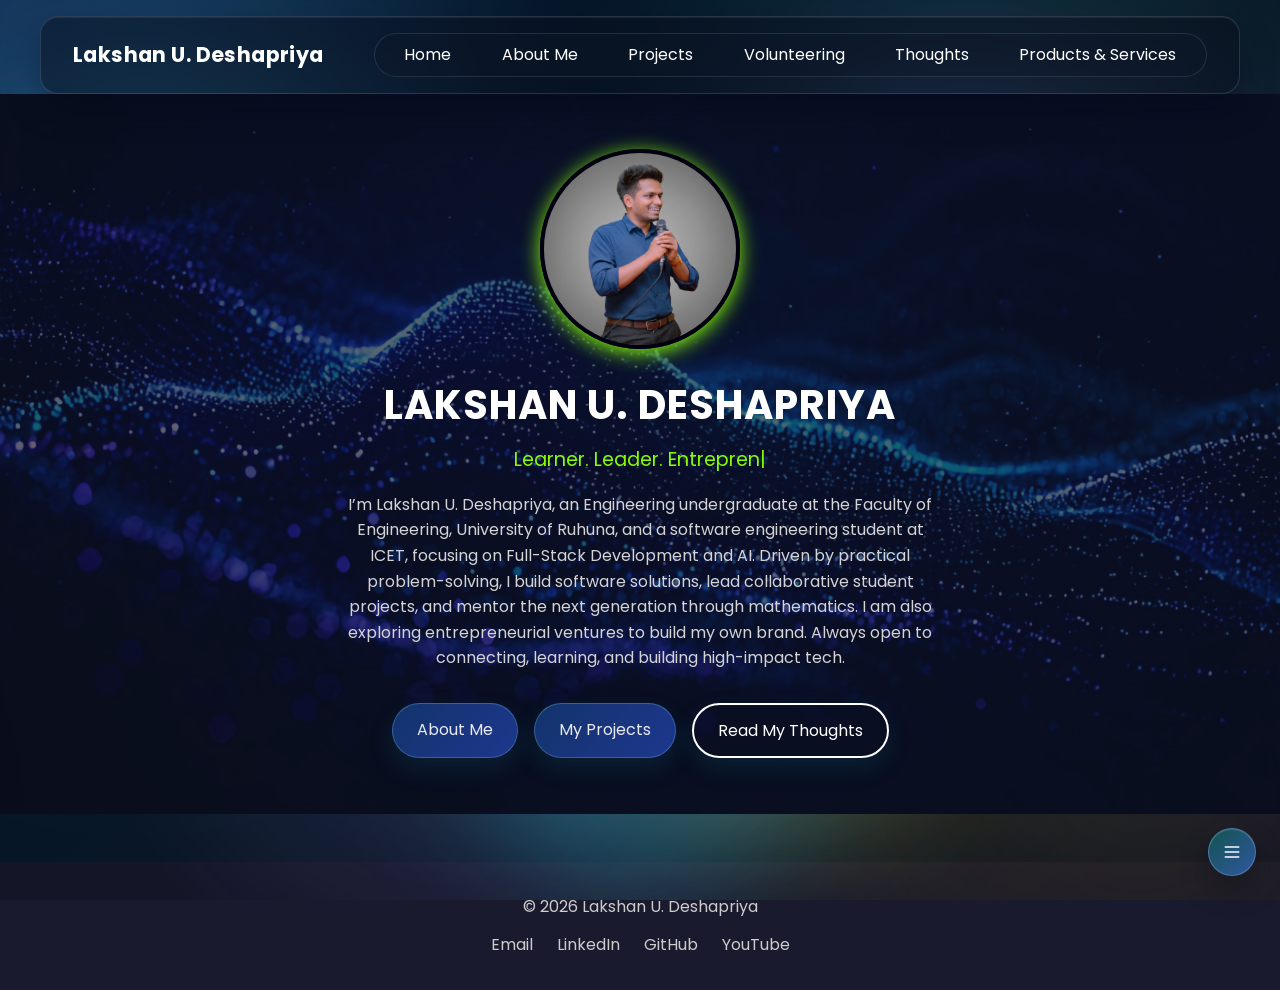
<file: index.html>
<!DOCTYPE html>
<html lang="en">
<head>
  <meta charset="UTF-8">
  <meta name="viewport" content="width=device-width, initial-scale=1.0">
  <title>Lakshan U. Deshapriya | Full Stack Developer & Engineering Student</title>
  <meta name="description" content="Lakshan U. Deshapriya — Engineering student, Full Stack Developer & AI enthusiast. Portfolio featuring projects, poetry, and tutoring.">
  <link rel="preconnect" href="https://fonts.googleapis.com">
  <link rel="preconnect" href="https://fonts.gstatic.com" crossorigin>
  <link href="https://fonts.googleapis.com/css2?family=Poppins:wght@400;600;700&family=Merriweather:ital@0;1&display=swap" rel="stylesheet">
  <link rel="stylesheet" href="css/style.css">
  <link rel="icon" type="image/x-icon" href="images/me.jpg">
</head>
<body>
  <div class="ambient-bg" aria-hidden="true">
    <span class="ambient-orb orb-1"></span>
    <span class="ambient-orb orb-2"></span>
    <span class="ambient-orb orb-3"></span>
    <span class="ambient-orb orb-4"></span>
  </div>

  <script src="js/navbar.js"></script>
  <script src="js/mobile-menu.js"></script>

  <main class="hero">
  <img src="images/profile.jpg" alt="Lakshan Deshapriya" class="hero-photo">
  <h1>LAKSHAN U. DESHAPRIYA</h1>
  <p class="tagline" id="typedTagline"></p>
  <p class="hero-intro">I’m Lakshan U. Deshapriya, an Engineering undergraduate at the Faculty of Engineering, University of Ruhuna, and a software engineering student at ICET, focusing on Full-Stack Development and AI. 
Driven by practical problem-solving, I build software solutions, lead collaborative student projects, and mentor the next generation through mathematics. I am also exploring entrepreneurial ventures to build my own brand. Always open to connecting, learning, and building high-impact tech.</p>
  <div class="hero-buttons">
    <a href="about.html" class="btn">About Me</a>
    <a href="projects.html" class="btn">My Projects</a>
    <a href="thoughts.html" class="btn btn-outline">Read My Thoughts</a>
  </div>
  </main>
  
  <script src="js/ambient-mesh.js"></script>
  <script src="js/typewriter.js"></script>
  <script src="js/theme.js"></script>
</body>
<!-- ============================
     SITE FOOTER (same on every page)
     ============================ -->
<footer class="site-footer">
  <p>&copy; 2026 Lakshan U. Deshapriya </p>
  <div class="footer-links">
    <a href="mailto:deslakshan2151@gmail.com">Email</a>
    <a href="https://www.linkedin.com/in/lakshan-deshapriya-222735347" target="_blank">LinkedIn</a>
    <a href="https://github.com/udayanga2151" target="_blank">GitHub</a>
    <a href="https://www.youtube.com/@lakshandeshapriya" target="_blank">YouTube</a>
  </div>
</footer>
</html>
</file>
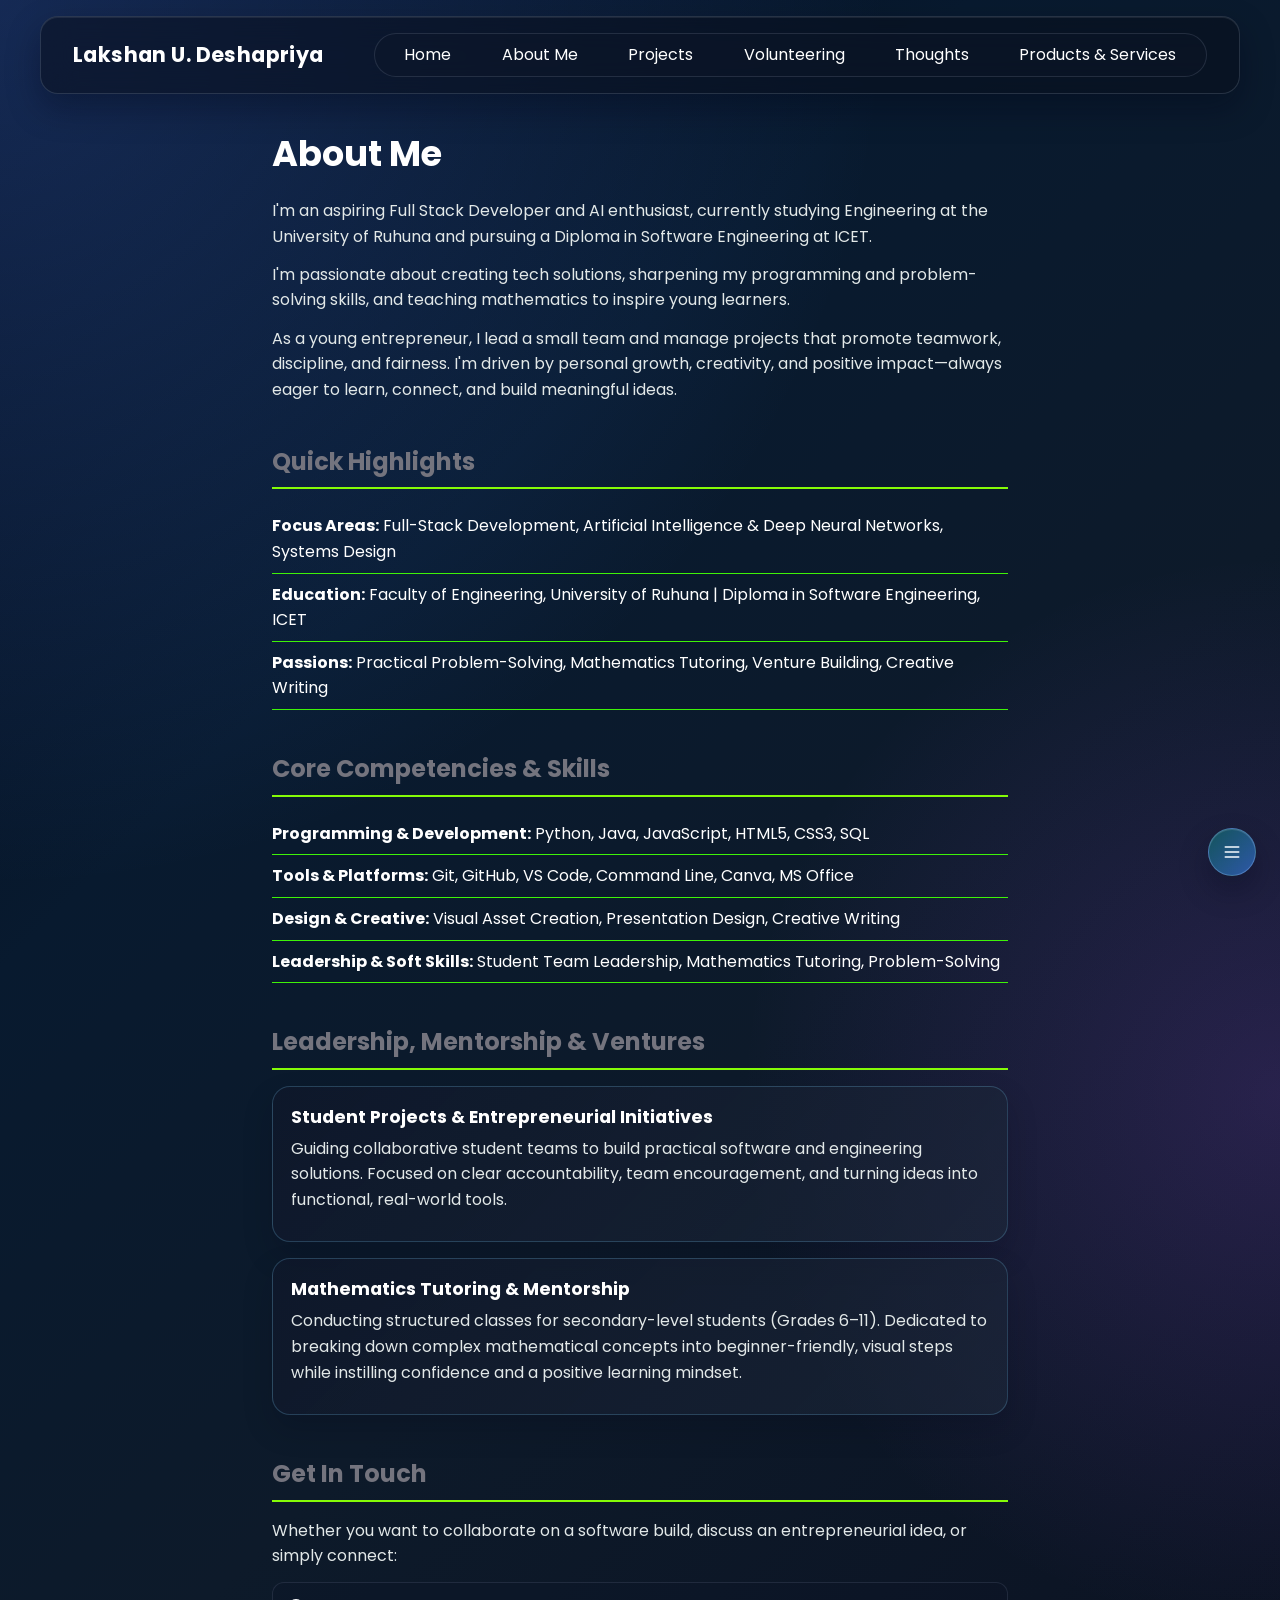
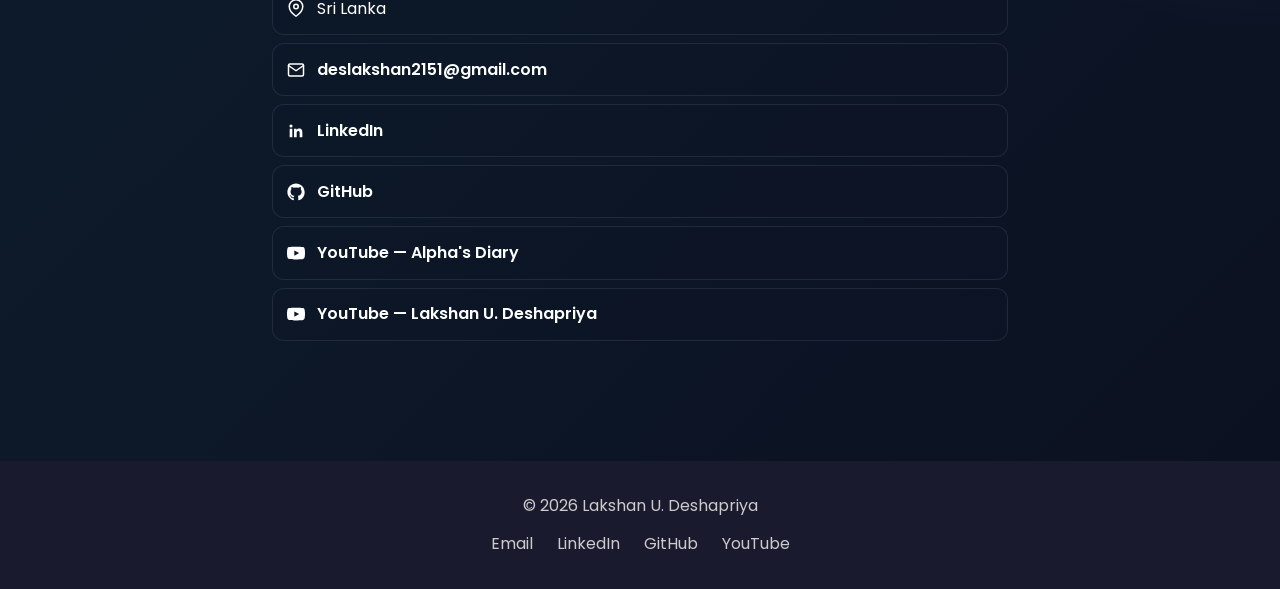
<file: about.html>
<!DOCTYPE html>
<html lang="en">
<head>
  <meta charset="UTF-8">
  <meta name="viewport" content="width=device-width, initial-scale=1.0">
  <title>About | Lakshan U. Deshapriya</title>
  <meta name="description" content="About Lakshan U. Deshapriya — engineering student at University of Ruhuna, Full Stack Developer, AI enthusiast, and mathematics tutor.">
  <link rel="preconnect" href="https://fonts.googleapis.com">
  <link rel="preconnect" href="https://fonts.gstatic.com" crossorigin>
  <link href="https://fonts.googleapis.com/css2?family=Poppins:wght@400;600;700&family=Merriweather:ital@0;1&display=swap" rel="stylesheet">
  <link rel="stylesheet" href="css/style.css">
</head>
<body>

  <script src="js/navbar.js"></script>
  <script src="js/mobile-menu.js"></script>

<main class="about-page">

  <section class="intro fade-section">
    <h1>About Me</h1>
    <p>I'm an aspiring Full Stack Developer and AI enthusiast, currently studying Engineering at the University of Ruhuna and pursuing a Diploma in Software Engineering at ICET.</p>
    <p>I'm passionate about creating tech solutions, sharpening my programming and problem-solving skills, and teaching mathematics to inspire young learners.</p>
    <p>As a young entrepreneur, I lead a small team and manage projects that promote teamwork, discipline, and fairness. I'm driven by personal growth, creativity, and positive impact—always eager to learn, connect, and build meaningful ideas.</p>
  </section>

  <section class="highlights fade-section">
    <h2>Quick Highlights</h2>
    <ul>
      <li><strong>Focus Areas:</strong> Full-Stack Development, Artificial Intelligence & Deep Neural Networks, Systems Design</li>
    <li><strong>Education:</strong> Faculty of Engineering, University of Ruhuna | Diploma in Software Engineering, ICET</li>
    <li><strong>Passions:</strong> Practical Problem-Solving, Mathematics Tutoring, Venture Building, Creative Writing</li>
    </ul>
  </section>

  <section class="skills fade-section">
    <h2>Core Competencies & Skills</h2>
    <ul>
      <li><strong>Programming & Development:</strong> Python, Java, JavaScript, HTML5, CSS3, SQL</li>
      <li><strong>Tools & Platforms:</strong> Git, GitHub, VS Code, Command Line, Canva, MS Office</li>
      <li><strong>Design & Creative:</strong> Visual Asset Creation, Presentation Design, Creative Writing</li>
      <li><strong>Leadership & Soft Skills:</strong> Student Team Leadership, Mathematics Tutoring, Problem-Solving</li>
    </ul>
  </section>

  <section class="leadership fade-section">
  <h2>Leadership, Mentorship & Ventures</h2>
  
  <div class="item">
    <h3>Student Projects & Entrepreneurial Initiatives</h3>
    <p>Guiding collaborative student teams to build practical software and engineering solutions. Focused on clear accountability, team encouragement, and turning ideas into functional, real-world tools.</p>
  </div>

  <div class="item">
    <h3>Mathematics Tutoring & Mentorship</h3>
    <p>Conducting structured classes for secondary-level students (Grades 6–11). Dedicated to breaking down complex mathematical concepts into beginner-friendly, visual steps while instilling confidence and a positive learning mindset.</p>
  </div>
</section>

  <section class="contact fade-section">
  <h2>Get In Touch</h2>
  <p>Whether you want to collaborate on a software build, discuss an entrepreneurial idea, or simply connect:</p>
  <ul class="contact-list">

    <li>
      <svg class="contact-icon" xmlns="http://www.w3.org/2000/svg" width="18" height="18" viewBox="0 0 24 24" fill="none" stroke="currentColor" stroke-width="2" stroke-linecap="round" stroke-linejoin="round">
        <path d="M21 10c0 7-9 13-9 13s-9-6-9-13a9 9 0 0 1 18 0z"></path>
        <circle cx="12" cy="10" r="3"></circle>
      </svg>
      <span>Sri Lanka</span>
    </li>

    <li>
      <svg class="contact-icon" xmlns="http://www.w3.org/2000/svg" width="18" height="18" viewBox="0 0 24 24" fill="none" stroke="currentColor" stroke-width="2" stroke-linecap="round" stroke-linejoin="round">
        <path d="M4 4h16c1.1 0 2 .9 2 2v12c0 1.1-.9 2-2 2H4c-1.1 0-2-.9-2-2V6c0-1.1.9-2 2-2z"></path>
        <polyline points="22,6 12,13 2,6"></polyline>
      </svg>
      <a href="mailto:deslakshan2151@gmail.com">deslakshan2151@gmail.com</a>
    </li>

    <li>
      <svg class="contact-icon" xmlns="http://www.w3.org/2000/svg" width="18" height="18" viewBox="0 0 24 24" fill="currentColor">
        <path d="M20.45 20.45h-3.55v-5.57c0-1.33-.02-3.04-1.85-3.04-1.85 0-2.14 1.45-2.14 2.94v5.67H9.36V9h3.41v1.56h.05c.48-.9 1.64-1.85 3.38-1.85 3.6 0 4.27 2.37 4.27 5.46v6.28zM5.34 7.43a2.06 2.06 0 1 1 0-4.12 2.06 2.06 0 0 1 0 4.12zM7.12 20.45H3.56V9h3.56v11.45z"></path>
      </svg>
      <a href="https://www.linkedin.com/in/lakshan-deshapriya-222735347" target="_blank">LinkedIn</a>
    </li>

    <li>
      <svg class="contact-icon" xmlns="http://www.w3.org/2000/svg" width="18" height="18" viewBox="0 0 24 24" fill="currentColor">
        <path d="M12 .5C5.65.5.5 5.65.5 12c0 5.08 3.29 9.39 7.86 10.91.57.1.78-.25.78-.55v-2.17c-3.2.7-3.87-1.36-3.87-1.36-.53-1.34-1.3-1.7-1.3-1.7-1.06-.72.08-.71.08-.71 1.17.08 1.79 1.2 1.79 1.2 1.04 1.78 2.73 1.27 3.4.97.1-.75.4-1.27.73-1.56-2.55-.29-5.24-1.28-5.24-5.69 0-1.26.45-2.29 1.19-3.09-.12-.29-.52-1.46.11-3.05 0 0 .97-.31 3.18 1.18a11.04 11.04 0 0 1 5.8 0c2.2-1.49 3.17-1.18 3.17-1.18.63 1.59.24 2.76.12 3.05.74.8 1.19 1.83 1.19 3.09 0 4.42-2.7 5.4-5.26 5.68.41.36.78 1.07.78 2.16v3.2c0 .31.21.66.79.55A10.52 10.52 0 0 0 23.5 12c0-6.35-5.15-11.5-11.5-11.5z"></path>
      </svg>
      <a href="https://github.com/udayanga2151" target="_blank">GitHub</a>
    </li>

    <li>
      <svg class="contact-icon" xmlns="http://www.w3.org/2000/svg" width="18" height="18" viewBox="0 0 24 24" fill="currentColor">
        <path d="M23.5 6.2a3.02 3.02 0 0 0-2.12-2.14C19.5 3.5 12 3.5 12 3.5s-7.5 0-9.38.56A3.02 3.02 0 0 0 .5 6.2 31.6 31.6 0 0 0 0 12a31.6 31.6 0 0 0 .5 5.8 3.02 3.02 0 0 0 2.12 2.14c1.88.56 9.38.56 9.38.56s7.5 0 9.38-.56a3.02 3.02 0 0 0 2.12-2.14A31.6 31.6 0 0 0 24 12a31.6 31.6 0 0 0-.5-5.8zM9.75 15.5v-7l6.5 3.5-6.5 3.5z"></path>
      </svg>
      <a href="https://www.youtube.com/channel/UCQY86gQ2Dh9B0LQdhe_dJrA" target="_blank">YouTube — Alpha's Diary</a>
    </li>

    <li>
      <svg class="contact-icon" xmlns="http://www.w3.org/2000/svg" width="18" height="18" viewBox="0 0 24 24" fill="currentColor">
        <path d="M23.5 6.2a3.02 3.02 0 0 0-2.12-2.14C19.5 3.5 12 3.5 12 3.5s-7.5 0-9.38.56A3.02 3.02 0 0 0 .5 6.2 31.6 31.6 0 0 0 0 12a31.6 31.6 0 0 0 .5 5.8 3.02 3.02 0 0 0 2.12 2.14c1.88.56 9.38.56 9.38.56s7.5 0 9.38-.56a3.02 3.02 0 0 0 2.12-2.14A31.6 31.6 0 0 0 24 12a31.6 31.6 0 0 0-.5-5.8zM9.75 15.5v-7l6.5 3.5-6.5 3.5z"></path>
      </svg>
      <a href="https://www.youtube.com/channel/UCHflukuruKt8J-T0ifSk8dA" target="_blank">YouTube — Lakshan U. Deshapriya</a>
    </li>

  </ul>
</section>

</main>

<script src="js/fade-in.js"></script>
<script src="js/theme.js"></script>
</body>
<!-- ============================
     SITE FOOTER (same on every page)
     ============================ -->
<footer class="site-footer">
  <p>&copy; 2026 Lakshan U. Deshapriya </p>
  <div class="footer-links">
    <a href="mailto:deslakshan2151@gmail.com">Email</a>
    <a href="https://www.linkedin.com/in/lakshan-deshapriya-222735347" target="_blank">LinkedIn</a>
    <a href="https://github.com/udayanga2151" target="_blank">GitHub</a>
    <a href="https://www.youtube.com/@lakshandeshapriya" target="_blank">YouTube</a>
  </div>
</footer>
</html>
</file>
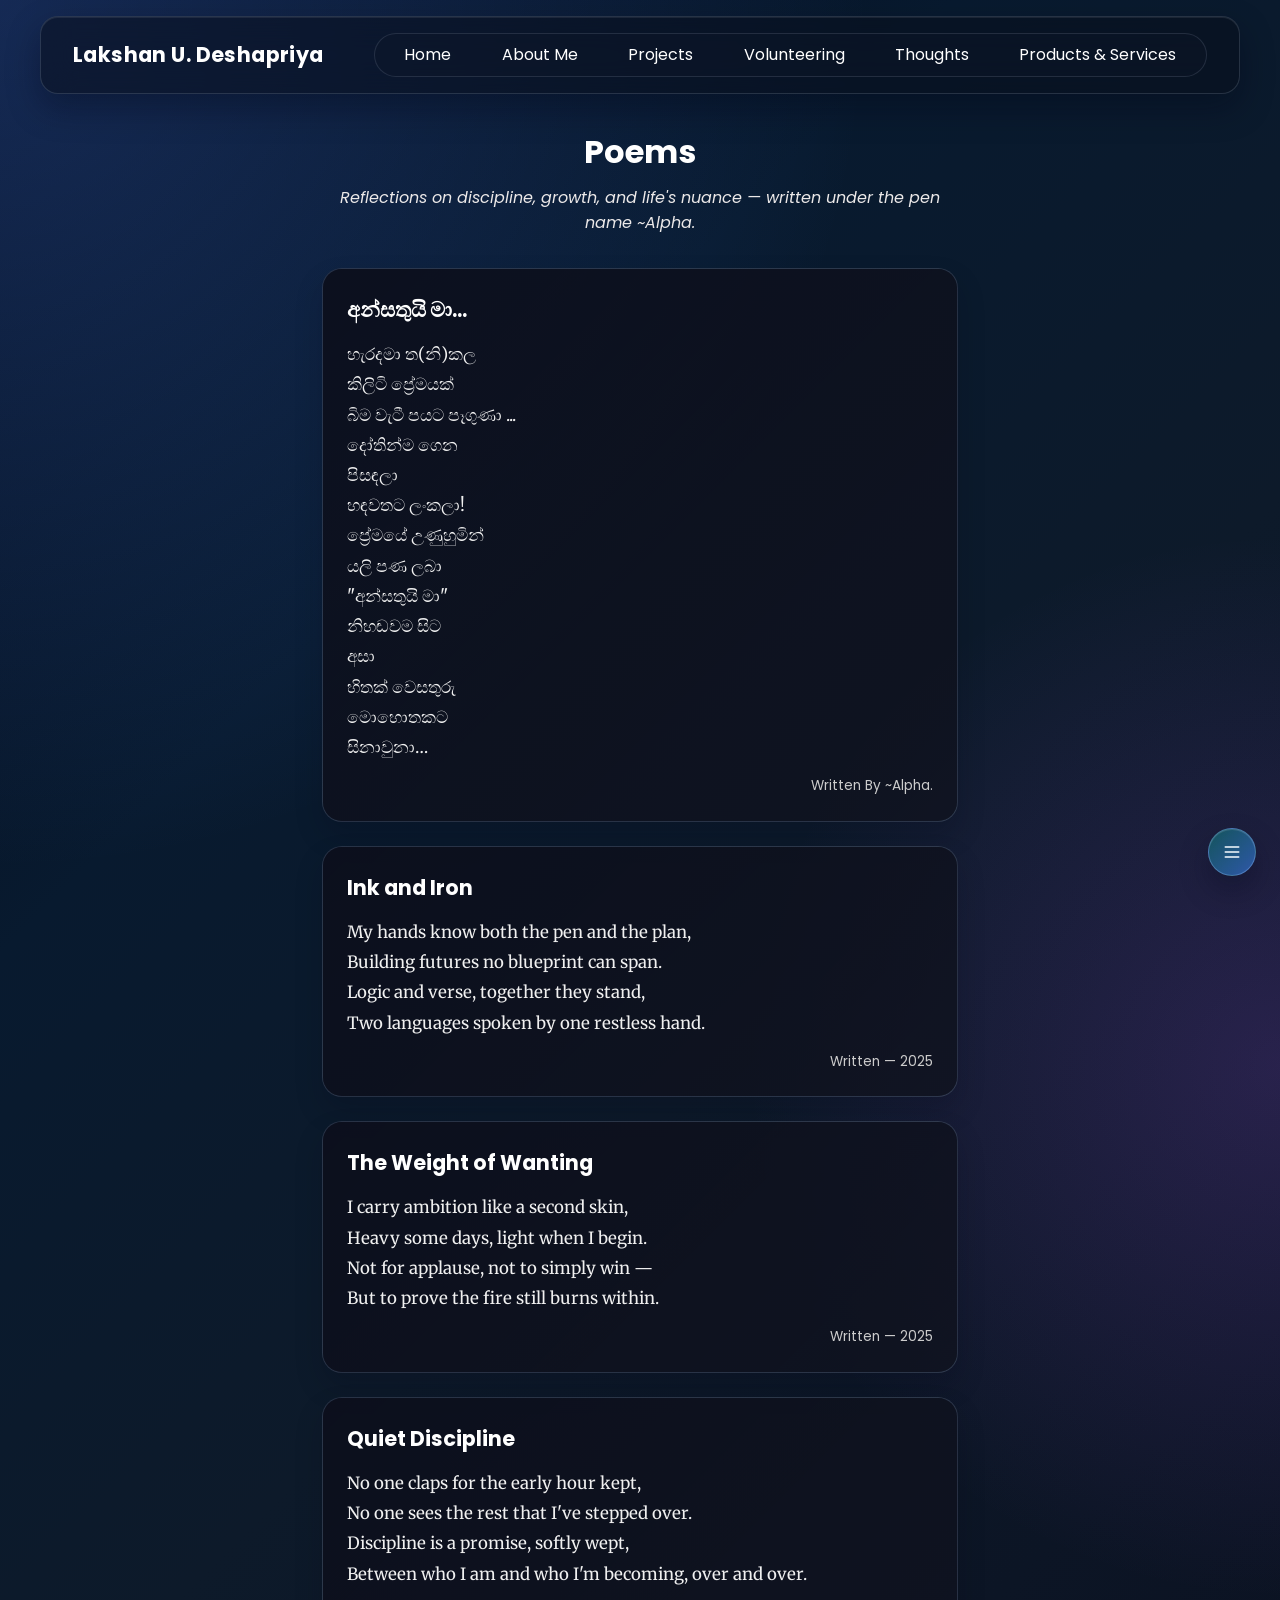
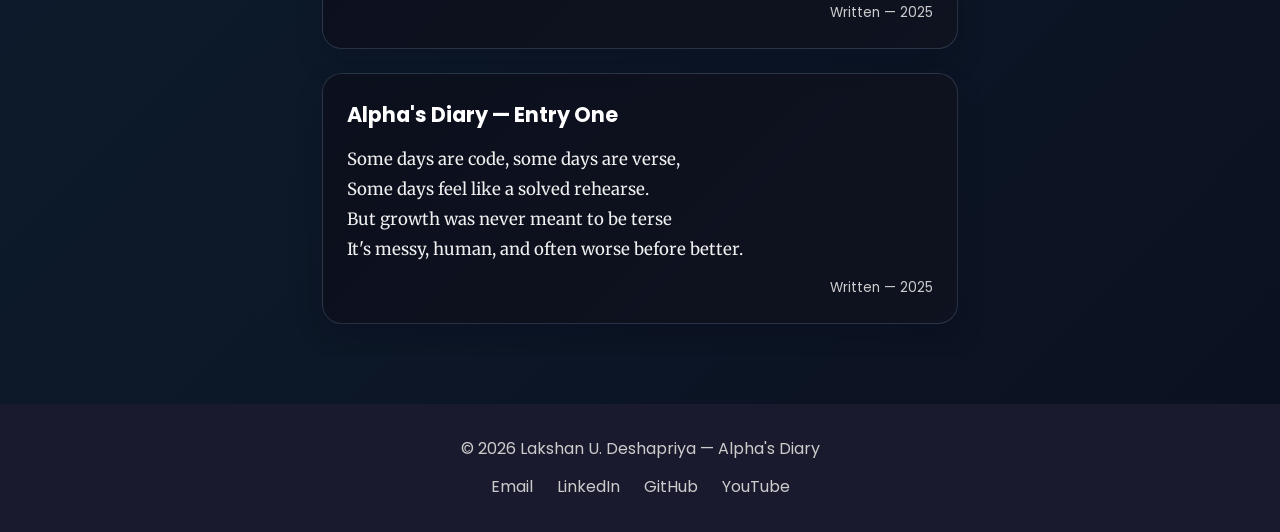
<file: poems.html>
<!DOCTYPE html>
<html lang="en">
<head>
  <meta charset="UTF-8">
  <meta name="viewport" content="width=device-width, initial-scale=1.0">
  <title>Deshapriya | Poems</title>
  <link rel="preconnect" href="https://fonts.googleapis.com">
  <link rel="preconnect" href="https://fonts.gstatic.com" crossorigin>
  <link href="https://fonts.googleapis.com/css2?family=Poppins:wght@400;600;700&family=Merriweather:ital@0;1&display=swap" rel="stylesheet">
  <link rel="stylesheet" href="css/style.css">
</head>
<body>

  <script src="js/navbar.js"></script>

<main class="poems-page">
  <h1>Poems</h1>
  <p class="poems-intro">Reflections on discipline, growth, and life's nuance — written under the pen name ~Alpha.</p>

  <div class="poem-list">

    <article class="poem-card fade-section">
      <h2>අන්සතුයි මා...</h2>
      <p class="poem-text">
        හැරදමා ත(නි)කල<br>
        කිලිටි ප්‍රේමයක්<br>
        බිම වැටී පයට  පෑගුණා ...<br>
        දෝතින්ම ගෙන<br>
        පිසඳලා <br>
        හ‍ඳවතට ලංකලා!<br>
        ප්‍රේමයේ උණුහුමින්<br>
        යලි පණ ලබා<br>
        "අන්සතුයි මා"<br>
        නිහඬවම සිට <br>
        අසා<br>
        හිතක් වෙසතුරු<br>
        මොහොතකට <br>
        සිනාවුනා…<br>
      </p>
      <p class="poem-date">Written By ~Alpha.</p>
    </article>

    <article class="poem-card fade-section">
      <h2>Ink and Iron</h2>
      <p class="poem-text">
        My hands know both the pen and the plan,<br>
        Building futures no blueprint can span.<br>
        Logic and verse, together they stand,<br>
        Two languages spoken by one restless hand.
      </p>
      <p class="poem-date">Written — 2025</p>
    </article>

    <article class="poem-card fade-section">
      <h2>The Weight of Wanting</h2>
      <p class="poem-text">
        I carry ambition like a second skin,<br>
        Heavy some days, light when I begin.<br>
        Not for applause, not to simply win —<br>
        But to prove the fire still burns within.
      </p>
      <p class="poem-date">Written — 2025</p>
    </article>

    <article class="poem-card fade-section">
      <h2>Quiet Discipline</h2>
      <p class="poem-text">
        No one claps for the early hour kept,<br>
        No one sees the rest that I've stepped over.<br>
        Discipline is a promise, softly wept,<br>
        Between who I am and who I'm becoming, over and over.
      </p>
      <p class="poem-date">Written — 2025</p>
    </article>

    <article class="poem-card fade-section">
      <h2>Alpha's Diary — Entry One</h2>
      <p class="poem-text">
        Some days are code, some days are verse,<br>
        Some days feel like a solved rehearse.<br>
        But growth was never meant to be terse <br>
        It's messy, human, and often worse before better.
      </p>
      <p class="poem-date">Written — 2025</p>
    </article>

  </div>
</main>

<script src="js/fade-in.js"></script>
</body>
<!-- ============================
     SITE FOOTER (same on every page)
     ============================ -->
<footer class="site-footer">
  <p>&copy; 2026 Lakshan U. Deshapriya — Alpha's Diary</p>
  <div class="footer-links">
    <a href="mailto:youremail@example.com">Email</a>
    <a href="#" target="_blank">LinkedIn</a>
    <a href="#" target="_blank">GitHub</a>
    <a href="#" target="_blank">YouTube</a>
  </div>
</footer>
</html>
</file>
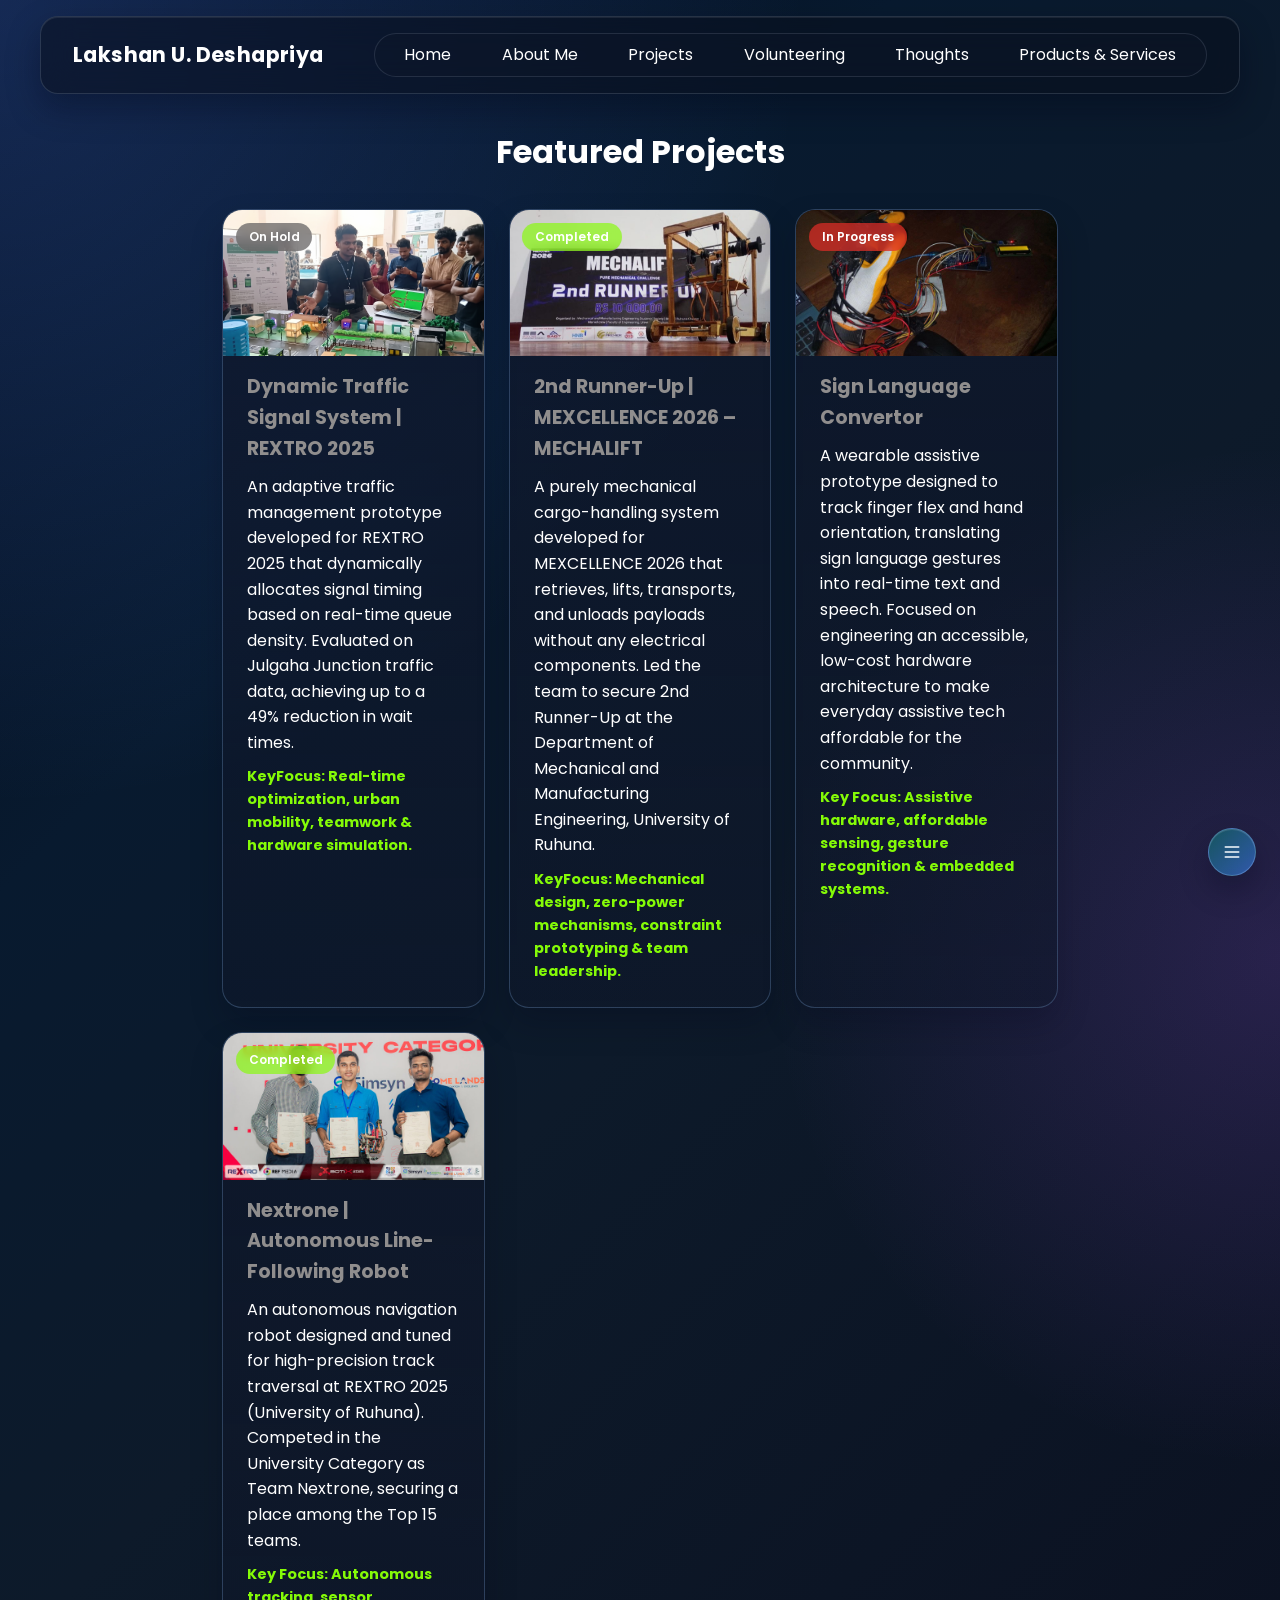
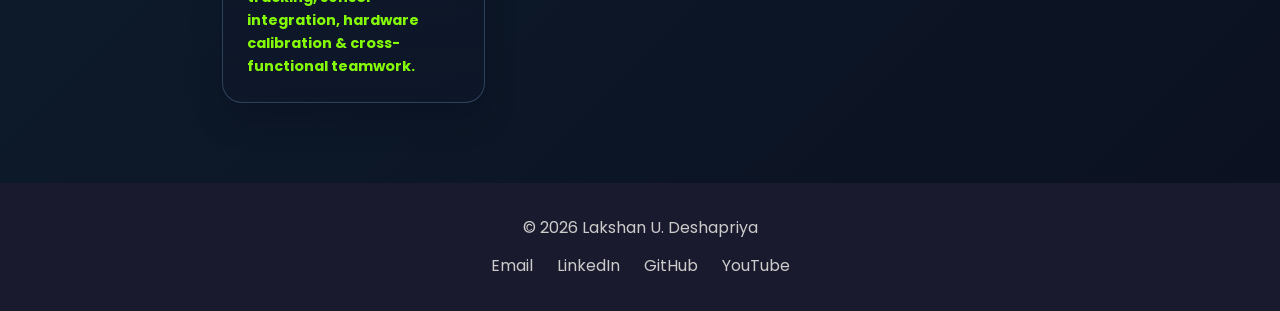
<file: projects.html>
<!DOCTYPE html>
<html lang="en">
<head>
  <meta charset="UTF-8">
  <meta name="viewport" content="width=device-width, initial-scale=1.0">
  <title>Projects | Lakshan U. Deshapriya</title>
  <meta name="description" content="Featured software projects by Lakshan U. Deshapriya — AI, computer vision, and full-stack development work.">
  <link rel="preconnect" href="https://fonts.googleapis.com">
  <link rel="preconnect" href="https://fonts.gstatic.com" crossorigin>
  <link href="https://fonts.googleapis.com/css2?family=Poppins:wght@400;600;700&family=Merriweather:ital@0;1&display=swap" rel="stylesheet">
  <link rel="stylesheet" href="css/style.css">
</head>
<body>

  <script src="js/navbar.js"></script>
  <script src="js/mobile-menu.js"></script>

<main class="projects-page">
  <h1>Featured Projects</h1>

  <div class="project-grid">

    <div class="project-card ">
      <img src="images/project1.jpg" alt="Dynamic Traffic Signal System | REXTRO 2025">
      <span class="status-badge status-hold">On Hold</span>
      <h2>Dynamic Traffic Signal System | REXTRO 2025</h2>
      <p>An adaptive traffic management prototype developed for REXTRO 2025 that dynamically allocates signal timing based on real-time queue density. Evaluated on Julgaha Junction traffic data, achieving up to a 49% reduction in wait times.</p>
      <p class="stack"><strong>KeyFocus:</strong> Real-time optimization, urban mobility, teamwork & hardware simulation.</p>
    </div>

    <div class="project-card ">
      <img src="images/project2.jpg" alt="2nd Runner-Up | MEXCELLENCE 2026 – MECHALIFT">
      <span class="status-badge status-completed">Completed</span>
      <h2>2nd Runner-Up | MEXCELLENCE 2026 – MECHALIFT</h2>
      <p>A purely mechanical cargo-handling system developed for MEXCELLENCE 2026 that retrieves, lifts, transports, and unloads payloads without any electrical components. Led the team to secure 2nd Runner-Up at the Department of Mechanical and Manufacturing Engineering, University of Ruhuna.</p>
      <p class="stack"><strong>KeyFocus:</strong> Mechanical design, zero-power mechanisms, constraint prototyping & team leadership.</p>
    </div>

    <div class="project-card ">
      <img src="images/project3.jpg" alt="Sign Language Convertor">
      <span class="status-badge status-progress">In Progress</span>
      <h2>Sign Language Convertor</h2>
      <p>A wearable assistive prototype designed to track finger flex and hand orientation, translating sign language gestures into real-time text and speech. Focused on engineering an accessible, low-cost hardware architecture to make everyday assistive tech affordable for the community.</p>
      <p class="stack"><strong>Key Focus:</strong> Assistive hardware, affordable sensing, gesture recognition & embedded systems.</p>
    </div>

    <div class="project-card ">
      <img src="images/project4.jpg" alt="Nextrone – Autonomous Line-Following Robot">
      <span class="status-badge status-completed">Completed</span>
      <h2>Nextrone | Autonomous Line-Following Robot</h2>
      <p>An autonomous navigation robot designed and tuned for high-precision track traversal at REXTRO 2025 (University of Ruhuna). Competed in the University Category as Team Nextrone, securing a place among the Top 15 teams.</p>
      <p class="stack"><strong>Key Focus:</strong> Autonomous tracking, sensor integration, hardware calibration & cross-functional teamwork.</p>
    </div>

  </div>
</main>

<script src="js/fade-in.js"></script>
<script src="js/theme.js"></script>
</body>
<!-- ============================
     SITE FOOTER (same on every page)
     ============================ -->
<footer class="site-footer">
  <p>&copy; 2026 Lakshan U. Deshapriya </p>
  <div class="footer-links">
    <a href="mailto:deslakshan2151@gmail.com">Email</a>
    <a href="https://www.linkedin.com/in/lakshan-deshapriya-222735347" target="_blank">LinkedIn</a>
    <a href="https://github.com/udayanga2151" target="_blank">GitHub</a>
    <a href="https://www.youtube.com/@lakshandeshapriya" target="_blank">YouTube</a>
  </div>
</footer>
</html>
</file>
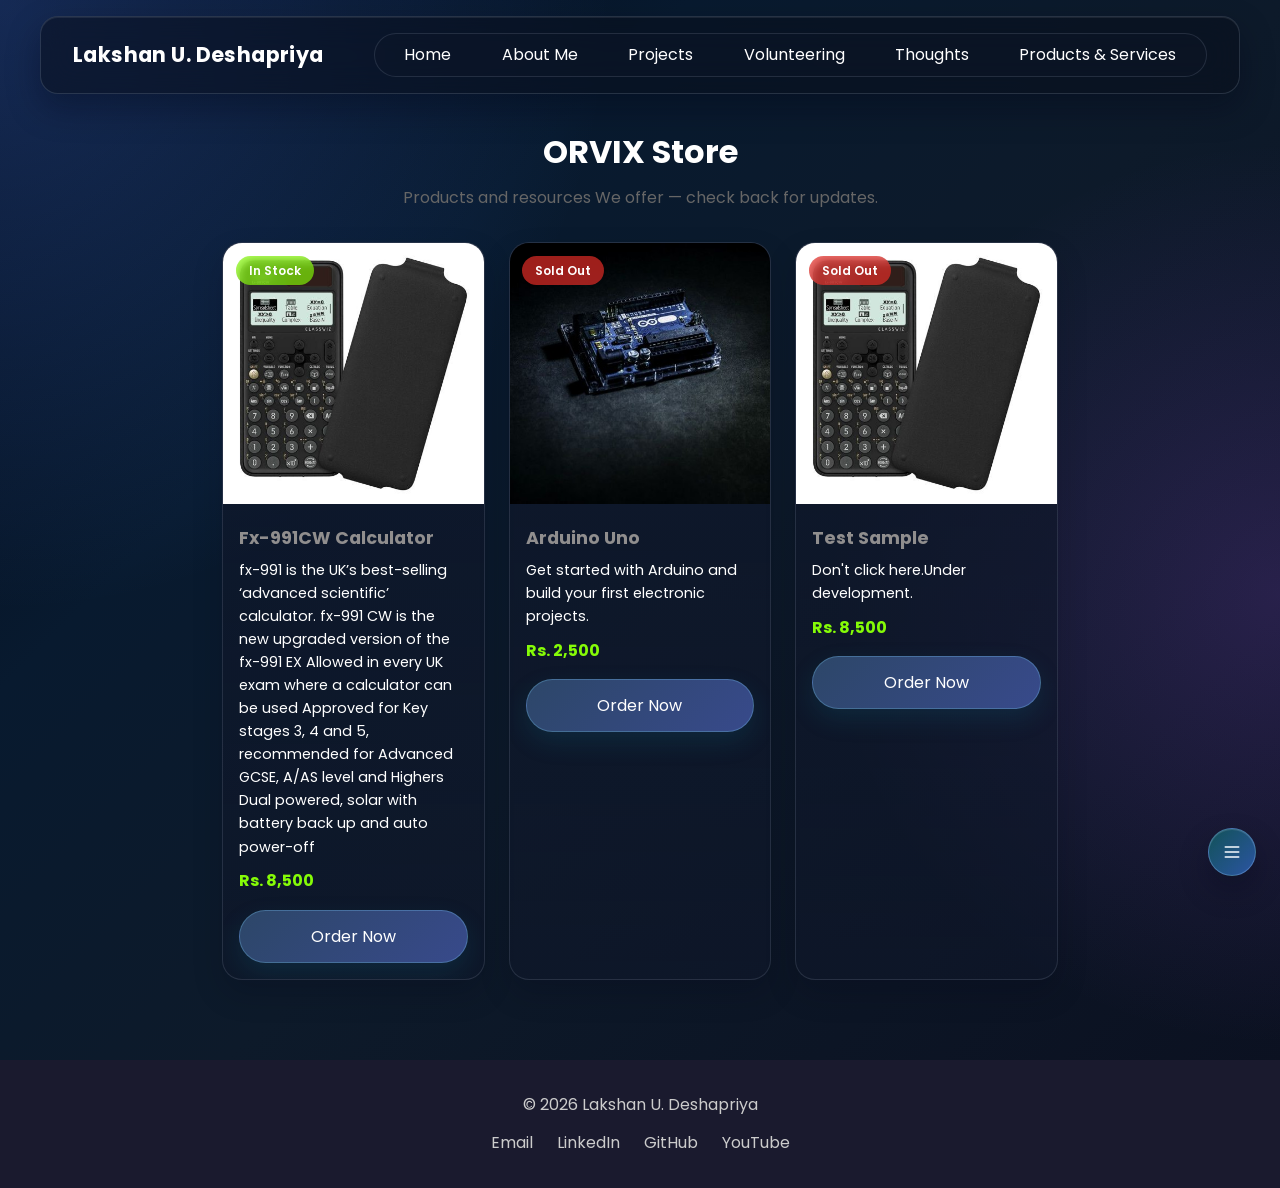
<file: store.html>
<!DOCTYPE html>
<html lang="en">
<head>
  <meta charset="UTF-8">
  <meta name="viewport" content="width=device-width, initial-scale=1.0">
  <title>ORVIX Store | Lakshan U. Deshapriya</title>
  <meta name="description" content="ORVIX Store by Lakshan U. Deshapriya — products and resources available for purchase.">
  <link rel="preconnect" href="https://fonts.googleapis.com">
  <link rel="preconnect" href="https://fonts.gstatic.com" crossorigin>
  <link href="https://fonts.googleapis.com/css2?family=Poppins:wght@400;600;700&family=Merriweather:ital@0;1&display=swap" rel="stylesheet">
  <link rel="stylesheet" href="css/style.css">
</head>
<body>

  <script src="js/navbar.js"></script>
  <script src="js/mobile-menu.js"></script>

<main class="store-page">
  <h1>ORVIX Store</h1>
  <p class="store-intro">Products and resources We offer — check back for updates.</p>

  <div class="product-grid">

    <div class="product-card">
      <img src="images/fx991cw.jpg" alt="Product 1 name">
      <span class="status-badge status-instock">In Stock</span>
      <h2>Fx-991CW Calculator</h2>
      <p class="product-desc">fx-991 is the UK’s best-selling ‘advanced scientific’ calculator.
            fx-991 CW is the new upgraded version of the fx-991 EX
            Allowed in every UK exam where a calculator can be used
            Approved for Key stages 3, 4 and 5, recommended for Advanced GCSE, A/AS level and Highers
            Dual powered, solar with battery back up and auto power-off</p>
      <p class="product-price">Rs. 8,500</p>
      <a href="https://wa.me/94740419546?text=Hi%2C%20I%27d%20like%20to%20order%3A%20FX%20991%20CW%20Calculator%20(Rs.%208%2C500)" target="_blank" class="btn btn-buy">Order Now</a>
      

    </div>

    <div class="product-card">
      <img src="images/arduinouno.jpg" alt="Product 2 name">
      <span class="status-badge status-soldout">Sold Out</span>
      <h2>Arduino Uno</h2>
      <p class="product-desc">Get started with Arduino and build your first electronic projects.</p>
      <p class="product-price">Rs. 2,500</p>
      <a href="https://wa.me/94740419546?text=Hi%2C%20I%27d%20like%20to%20order%3A%20Arduino%20Uno%20(Rs.%202%2C500)" target="_blank" class="btn btn-buy">Order Now</a>
    </div>

    <div class="product-card">
      <img src="images/fx991cw.jpg" alt="Product 2 name">
      <span class="status-badge status-soldout">Sold Out</span>
      <h2>Test Sample</h2>
      <p class="product-desc">Don't click here.Under development.</p>
      <p class="product-price">Rs. 8,500</p>
      <a href="https://wa.me/94740419546?text=Hi%2C%20I%27d%20like%20to%20order%3A%20FX%20991%20CW%20Calculator%20(Rs.%208%2C500)" target="_blank" class="btn btn-buy">Order Now</a>
    </div>

    

  </div>
</main>

<script src="js/theme.js"></script>
</body>
<!-- ============================
     SITE FOOTER (same on every page)
     ============================ -->
<footer class="site-footer">
  <p>&copy; 2026 Lakshan U. Deshapriya </p>
  <div class="footer-links">
    <a href="mailto:deslakshan2151@gmail.com">Email</a>
    <a href="https://www.linkedin.com/in/lakshan-deshapriya-222735347" target="_blank">LinkedIn</a>
    <a href="https://github.com/udayanga2151" target="_blank">GitHub</a>
    <a href="https://www.youtube.com/@lakshandeshapriya" target="_blank">YouTube</a>
  </div>
</footer>
</html>
</file>
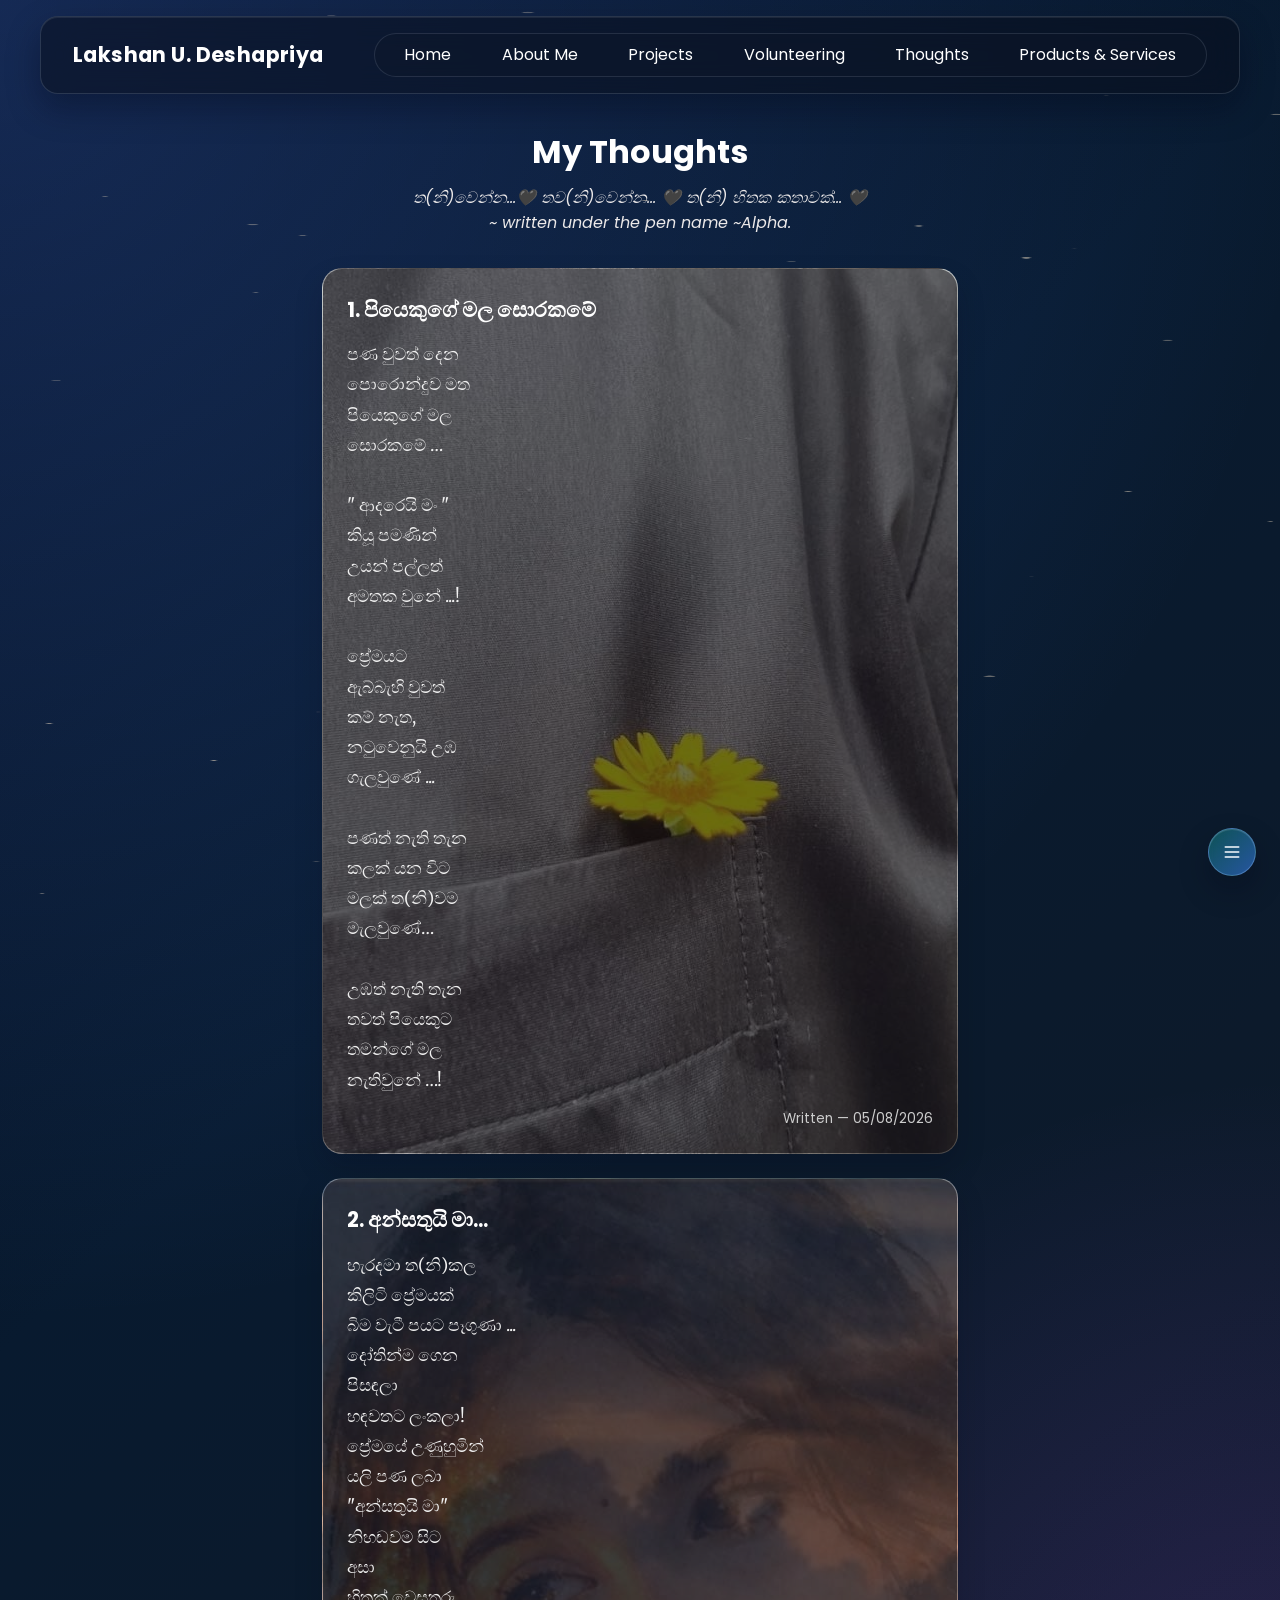
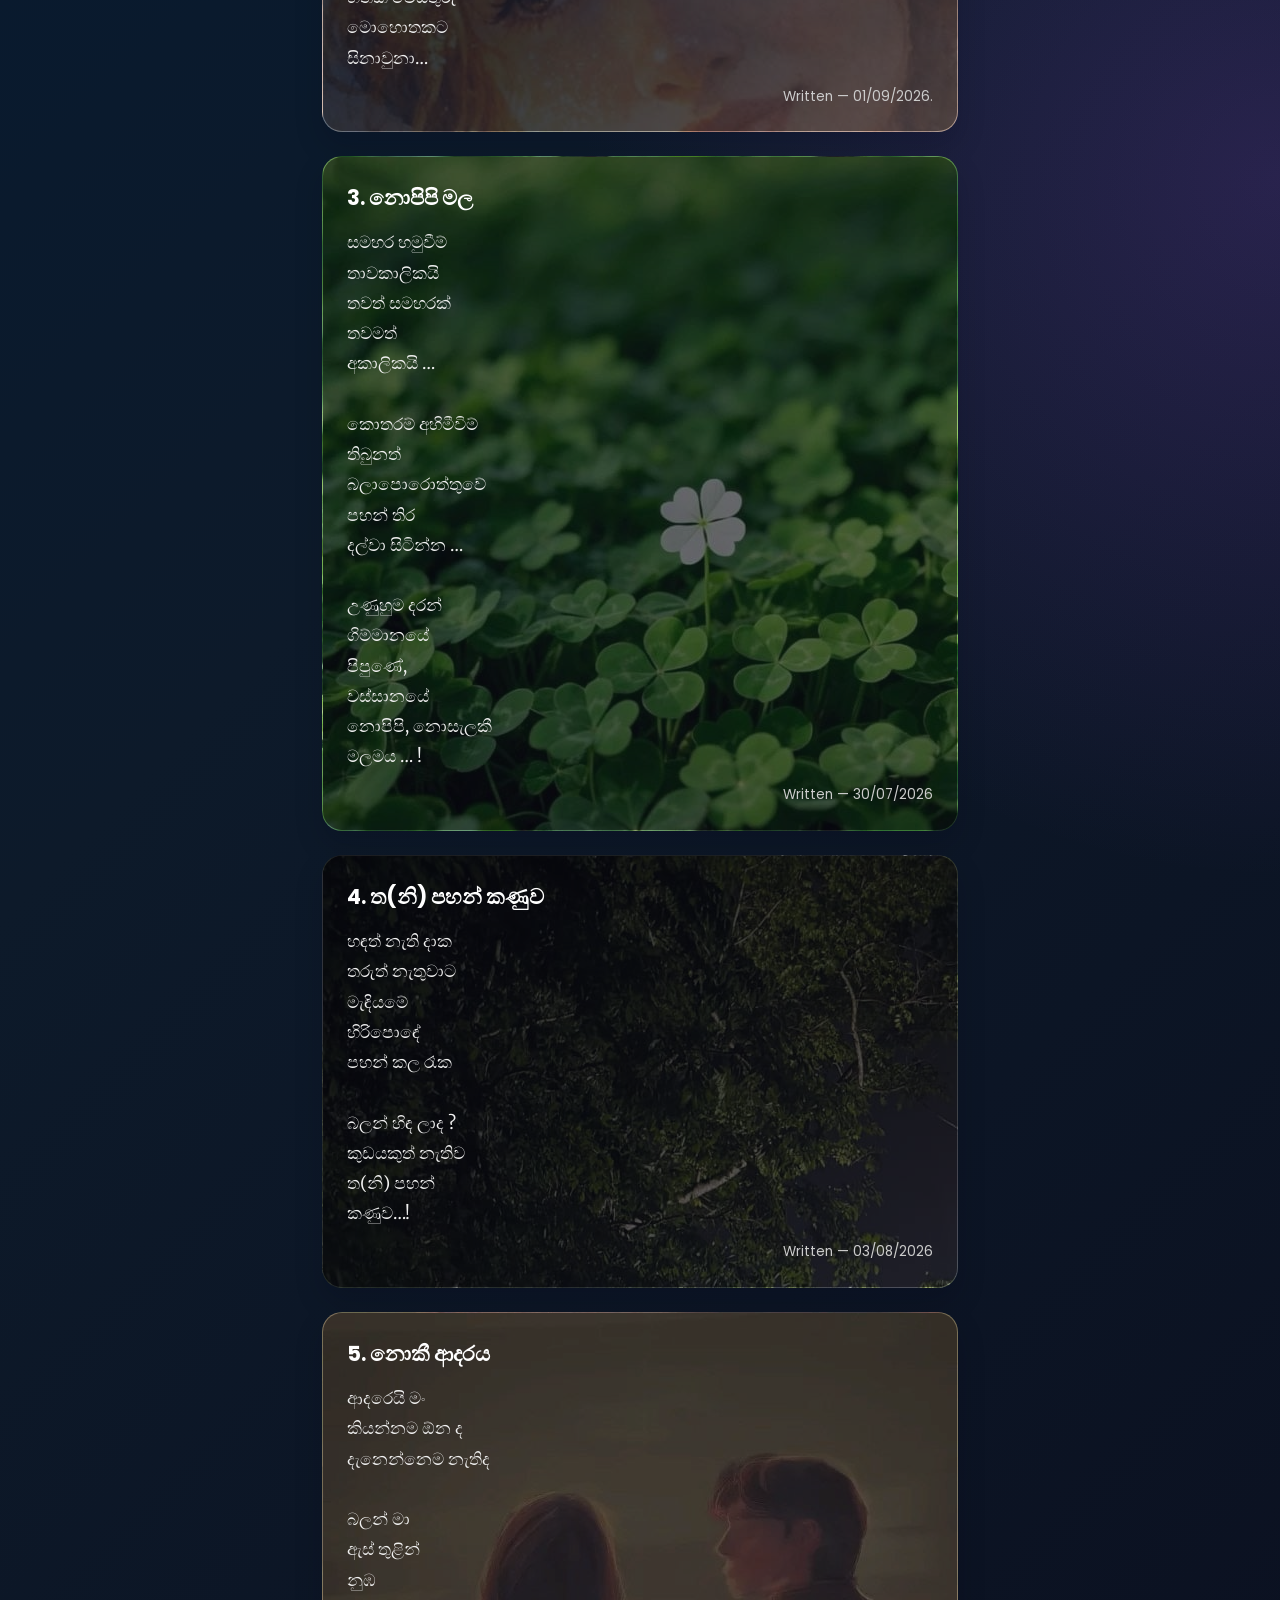
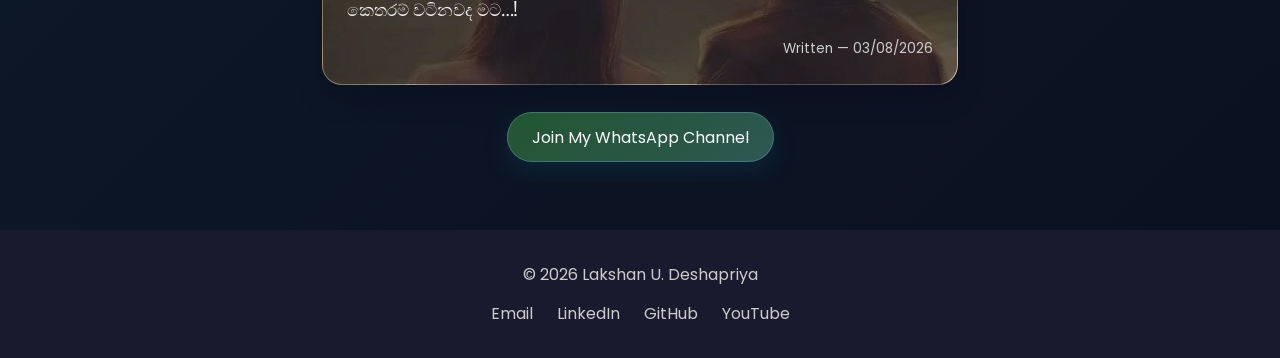
<file: thoughts.html>
<!DOCTYPE html>
<html lang="en">
<head>
  <meta charset="UTF-8">
  <meta name="viewport" content="width=device-width, initial-scale=1.0">
  <title>Thoughts & Poetry | Lakshan U. Deshapriya</title>
  <meta name="description" content="Poetry and reflective writing by Lakshan Deshapriya, written under the pen name ~Alpha.">
  <meta name="description" content="Lakshan U. Deshapriya's thoughts and reflections on life, technology, and everything in between.">
  <link rel="preconnect" href="https://fonts.googleapis.com">
  <link rel="preconnect" href="https://fonts.gstatic.com" crossorigin>
  <link href="https://fonts.googleapis.com/css2?family=Poppins:wght@400;600;700&family=Merriweather:ital@0;1&display=swap" rel="stylesheet">
  <link rel="stylesheet" href="css/style.css">
</head>
<body>

  <script src="js/navbar.js"></script>
  <script src="js/mobile-menu.js"></script>

<main class="poems-page poems-bg">
  <canvas id="dustCanvas"></canvas>

  <h1>My Thoughts</h1>
  <p class="poems-intro">ත(නි)වෙන්න...🖤 තව(නි)වෙන්න... 🖤 ත(නි) හිතක කතාවක්... 🖤 <br> ~ written under the pen name ~Alpha.</p>

  <div class="poem-list">

      <article class="poem-card fade-section" style="background-image: url('images/poem1.jpeg');">
      <h2>1. පියෙකුගේ මල සොරකමේ</h2>
      <p class="poem-text">
        පණ වුවත් දෙන<br>
        පොරොන්දුව මත<br>
        පියෙකුගේ මල<br>
        සොරකමේ …<br><br>

        " ආදරෙයි මං "<br>
        කියූ පමණින්<br>
        උයන් පල්ලත්<br>
        අමතක වුනේ ...!<br><br>

        ප්‍රේමයට <br>
        ඇබ්බැහි වුවත් <br>
        කම් නැත,<br>
        නටුවෙනුයි උඹ<br>
        ගැලවුණේ ...<br><br>

        පණත් නැති තැන<br>
        කලක් යන විට<br>
        මලක් ත(නි)වම<br>
        මැලවුණේ…<br><br>

        උඹත් නැති තැන<br>
        තවත් පියෙකුට<br>
        තමන්ගේ මල <br>
        නැතිවුනේ …!
      </p>
      <p class="poem-date">Written — 05/08/2026</p>
    </article>


    <article class="poem-card fade-section" style="background-image: url('images/poem2.jpeg');">
      <h2>2. අන්සතුයි මා...</h2>
      <p class="poem-text">
        හැරදමා ත(නි)කල<br>
        කිලිටි ප්‍රේමයක්<br>
        බිම වැටී පයට  පෑගුණා ...<br>
        දෝතින්ම ගෙන<br>
        පිසඳලා <br>
        හ‍ඳවතට ලංකලා!<br>
        ප්‍රේමයේ උණුහුමින්<br>
        යලි පණ ලබා<br>
        "අන්සතුයි මා"<br>
        නිහඬවම සිට <br>
        අසා<br>
        හිතක් වෙසතුරු<br>
        මොහොතකට <br>
        සිනාවුනා…<br>
      </p>
      <p class="poem-date">Written — 01/09/2026.</p>
    </article>


    <article class="poem-card fade-section" style="background-image: url('images/poem3.jpeg');">
      <h2>3. නොපිපි මල</h2>
      <p class="poem-text">
        සමහර හමුවීම් <br>
        තාවකාලිකයි <br>
        තවත් සමහරක්<br>
        තවමත් <br>
        අකාලිකයි … <br><br>

        කොතරම් අහිමීවිම්<br>
        තිබුනත්<br>
        බලාපොරොත්තුවේ <br>
        පහන් තිර<br>
        දල්වා සිටින්න …<br><br>

        උණුහුම දරන්<br>
        ගිම්මානයේ <br>
        පිපුණේ,<br>
        වස්සානයේ <br>
        නොපිපි, නොසැලකී<br>
        මලමය … !
      </p>
      <p class="poem-date">Written — 30/07/2026</p>
    </article>

    <article class="poem-card fade-section" style="background-image: url('images/poem4.jpeg');">
      <h2>4. ත(නි) පහන් කණුව</h2>
      <p class="poem-text">
        හඳත් නැති දාක<br>
        තරුත් නැතුවාට<br>
        මැඳියමේ <br>
        හිරිපොඳේ<br>
        පහන් කල රෑක<br><br>

        බලන් හිඳ ලාද ?<br>
        කුඩයකුත් නැතිව<br>
        ත(නි) පහන්<br>
        කණුව…!
      </p>
      <p class="poem-date">Written — 03/08/2026</p>
    </article>

    <article class="poem-card fade-section" style="background-image: url('images/poem5.jpeg');">
      <h2>5. නොකී ආදරය</h2>
      <p class="poem-text">
        ආදරෙයි මං<br>
        කියන්නම ඕන ද<br>
        දැනෙන්නෙම නැතිද<br><br>

        බලන් මා<br>
        ඇස් තුළින්<br>
        නුඹ<br>
        කෙතරම් වටිනවද මට…!
      </p>
      <p class="poem-date">Written — 03/08/2026</p>
    </article>

  </div>

  <div class="more-cta">
    <a href="https://whatsapp.com/channel/0029VaxITVs0rGiS5D3a6f23" target="_blank" class="btn btn-whatsapp">
      Join My WhatsApp Channel
    </a>
  </div>

</main>

<script src="js/fade-in.js"></script>
<script src="js/theme.js"></script>
<script src="js/dust-bg.js"></script>

<!-- ============================
     SITE FOOTER (same on every page)
     ============================ -->
<footer class="site-footer">
  <p>&copy; 2026 Lakshan U. Deshapriya </p>
  <div class="footer-links">
    <a href="mailto:deslakshan2151@gmail.com">Email</a>
    <a href="https://www.linkedin.com/in/lakshan-deshapriya-222735347" target="_blank">LinkedIn</a>
    <a href="https://github.com/udayanga2151" target="_blank">GitHub</a>
    <a href="https://www.youtube.com/@lakshandeshapriya" target="_blank">YouTube</a>
  </div>
</footer>

</body>

</html>
</file>
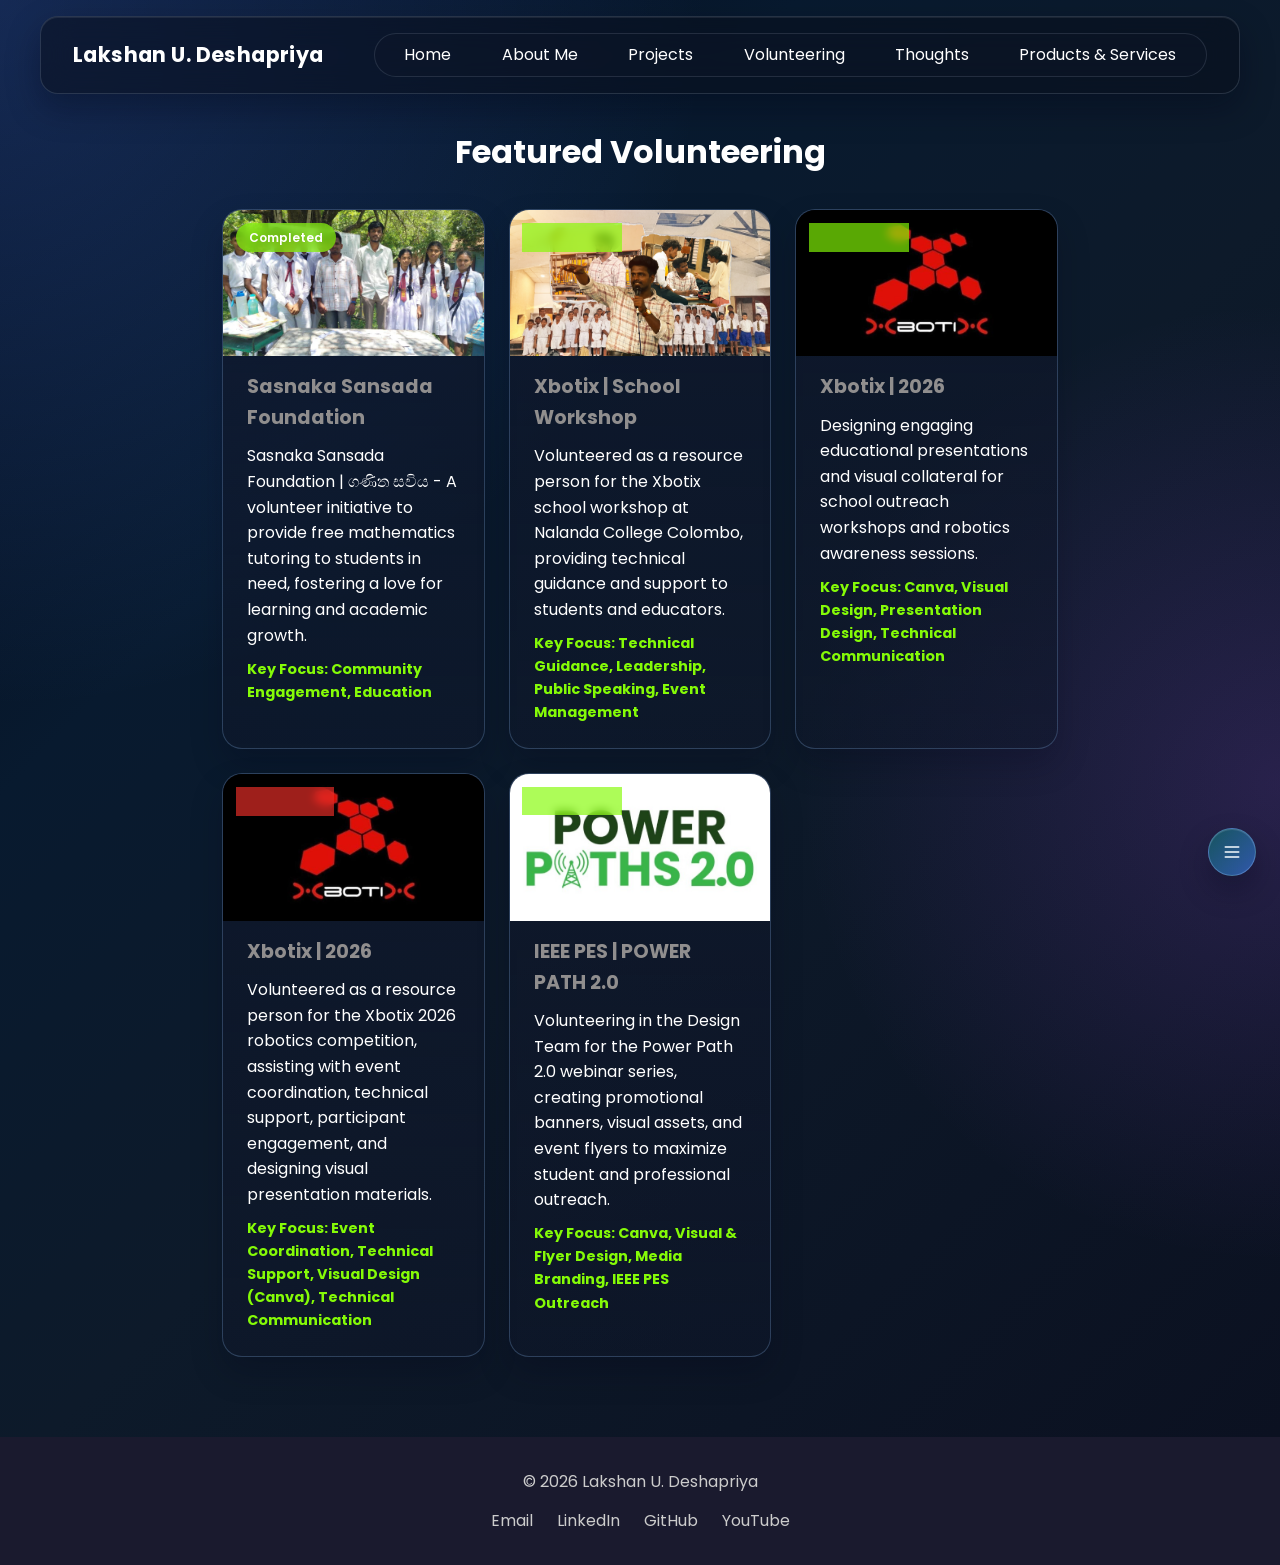
<file: volunteering.html>
<!DOCTYPE html>
<html lang="en">
<head>
  <meta charset="UTF-8">
  <meta name="viewport" content="width=device-width, initial-scale=1.0">
  <title>Volunteering | Lakshan U. Deshapriya</title>
  <meta name="description" content="Volunteering and leadership work by Lakshan U. Deshapriya — mentorship, tutoring, and community initiatives.">
  <link rel="preconnect" href="https://fonts.googleapis.com">
  <link rel="preconnect" href="https://fonts.gstatic.com" crossorigin>
  <link href="https://fonts.googleapis.com/css2?family=Poppins:wght@400;600;700&family=Merriweather:ital@0;1&display=swap" rel="stylesheet">
  <link rel="stylesheet" href="css/style.css">
</head>
<body>

  <script src="js/navbar.js"></script>
  <script src="js/mobile-menu.js"></script>

<main class="projects-page">
  <h1>Featured Volunteering</h1>

  <div class="project-grid">

    <div class="project-card ">
      <img src="images/volunteering1.jpg" alt="Sasnaka Sansada Foundation">
      <span class="status-badge status-completed">Completed</span>
      <h2>Sasnaka Sansada Foundation </h2>
      <p>Sasnaka Sansada Foundation | ගණිත සවිය - A volunteer initiative to provide free mathematics tutoring to students in need, fostering a love for learning and academic growth.</p>
      <p class="stack"><strong>Key Focus:</strong> Community Engagement, Education</p>
    </div>


     <div class="project-card ">
        <img src="images/volunteering4.jpg" alt="Xbotix | School Workshop">
        <span class="status-badge status-completed">Completed</span>
        <h2>Xbotix | School Workshop </h2>
        <p>Volunteered as a resource person for the Xbotix school workshop at Nalanda College Colombo, providing technical guidance and support to students and educators.</p>
        <p class="stack"><strong>Key Focus:</strong> Technical Guidance, Leadership, Public Speaking, Event Management</p>
     </div>

     <div class="project-card ">
        <img src="images/volunteering2.jpeg" alt="Xbotix 2026 Presentation Design">
        <span class="status-badge status-completed">Completed</span>
        <h2>Xbotix | 2026</h2>
        <p>Designing engaging educational presentations and visual collateral for school outreach workshops and robotics awareness sessions.</p>
        <p class="stack"><strong>Key Focus:</strong> Canva, Visual Design, Presentation Design, Technical Communication</p>
     </div>

     <div class="project-card ">
        <img src="images/volunteering2.jpeg" alt="Xbotix 2026 Presentation Design">
        <span class="status-badge status-progress">In Progress</span>
        <h2>Xbotix | 2026</h2>
        <p>Volunteered as a resource person for the Xbotix 2026 robotics competition, assisting with event coordination, technical support, participant engagement, and designing visual presentation materials.</p>
        <p class="stack"><strong>Key Focus:</strong> Event Coordination, Technical Support, Visual Design (Canva), Technical Communication</p>
     </div>

     <div class="project-card ">
        <img src="images/volunteering3.jpg" alt="IEEE PES | POWER PATH 2.0">
        <span class="status-badge status-completed">Completed</span>
        <h2>IEEE PES | POWER PATH 2.0</h2>
        <p>Volunteering in the Design Team for the Power Path 2.0 webinar series, creating promotional banners, visual assets, and event flyers to maximize student and professional outreach.</p>
        <p class="stack"><strong>Key Focus:</strong> Canva, Visual & Flyer Design, Media Branding, IEEE PES Outreach</p>
     </div>



  </div>
</main>

<script src="js/fade-in.js"></script>
<script src="js/theme.js"></script>
</body>
<!-- ============================
     SITE FOOTER (same on every page)
     ============================ -->
<footer class="site-footer">
  <p>&copy; 2026 Lakshan U. Deshapriya </p>
  <div class="footer-links">
    <a href="mailto:deslakshan2151@gmail.com">Email</a>
    <a href="https://www.linkedin.com/in/lakshan-deshapriya-222735347" target="_blank">LinkedIn</a>
    <a href="https://github.com/udayanga2151" target="_blank">GitHub</a>
    <a href="https://www.youtube.com/@lakshandeshapriya" target="_blank">YouTube</a>
  </div>
</footer>
</html>
</file>
<file: css/style.css>
/* ============================
   GLOBAL RESET & BASE STYLES
   ============================ */
html {
  scroll-behavior: smooth;
}

@media (prefers-reduced-motion: reduce) {
  html {
    scroll-behavior: auto;
  }
}

* {
  margin: 0;
  padding: 0;
  box-sizing: border-box;
}

body {
  position: relative;
  font-family: 'Poppins', Arial, sans-serif;
  line-height: 1.6;
  background:
    radial-gradient(circle at top left, rgba(72, 133, 255, 0.25), transparent 35%),
    radial-gradient(circle at right center, rgba(168, 85, 247, 0.18), transparent 32%),
    linear-gradient(135deg, #040b1b 0%, #081a2f 28%, #0d1a2a 52%, #0b1020 100%);
  color: var(--text-color);
  transition: background-color 0.3s ease, color 0.3s ease;
}

.ambient-bg {
  position: fixed;
  inset: 0;
  z-index: 0;
  overflow: hidden;
  pointer-events: none;
  background: rgba(4, 10, 22, 0.22);
}

.ambient-bg::before {
  content: "";
  position: absolute;
  inset: -15%;
  background:
    radial-gradient(circle at 20% 20%, rgba(56, 189, 248, 0.22), transparent 28%),
    radial-gradient(circle at 40% 65%, rgba(167, 139, 250, 0.22), transparent 32%),
    radial-gradient(circle at 70% 25%, rgba(45, 212, 191, 0.16), transparent 30%),
    radial-gradient(circle at 80% 75%, rgba(251, 191, 36, 0.12), transparent 24%);
  filter: blur(35px);
  opacity: 0.9;
}

.ambient-orb {
  position: absolute;
  border-radius: 42% 58% 62% 38% / 41% 37% 63% 59%;
  filter: blur(72px);
  opacity: 0.55;
  mix-blend-mode: screen;
  will-change: transform;
  transition: opacity 0.4s ease;
}

.orb-1 {
  width: 44vw;
  height: 44vw;
  left: -8vw;
  top: 10vh;
  background: rgba(56, 189, 248, 0.75);
  animation: floatOne 28s ease-in-out infinite alternate;
}

.orb-2 {
  width: 38vw;
  height: 38vw;
  right: 6vw;
  top: 12vh;
  background: rgba(147, 112, 255, 0.72);
  animation: floatTwo 32s ease-in-out infinite alternate;
}

.orb-3 {
  width: 48vw;
  height: 48vw;
  left: 30vw;
  bottom: -8vh;
  background: rgba(34, 211, 238, 0.5);
  animation: floatThree 35s ease-in-out infinite alternate;
}

.orb-4 {
  width: 32vw;
  height: 32vw;
  right: 18vw;
  bottom: 6vh;
  background: rgba(251, 191, 36, 0.38);
  animation: floatFour 30s ease-in-out infinite alternate;
}

@keyframes floatOne {
  0% { transform: translate3d(0, 0, 0) scale(0.92) rotate(0deg); }
  100% { transform: translate3d(4vw, 5vh, 0) scale(1.06) rotate(12deg); }
}

@keyframes floatTwo {
  0% { transform: translate3d(0, 0, 0) scale(1) rotate(18deg); }
  100% { transform: translate3d(-5vw, 6vh, 0) scale(1.1) rotate(-12deg); }
}

@keyframes floatThree {
  0% { transform: translate3d(0, 0, 0) scale(0.96) rotate(-18deg); }
  100% { transform: translate3d(-4vw, -3vh, 0) scale(1.08) rotate(10deg); }
}

@keyframes floatFour {
  0% { transform: translate3d(0, 0, 0) scale(0.9) rotate(0deg); }
  100% { transform: translate3d(4vw, -5vh, 0) scale(1.12) rotate(20deg); }
}

@media (prefers-reduced-motion: reduce) {
  body {
    background-attachment: scroll;
  }

  .ambient-orb {
    animation: none;
  }
}

h1, h2, h3 {
  font-family: 'Poppins', sans-serif;
  font-weight: 700;
}

/* ============================
   NAVBAR (appears on every page)
   ============================ */
.navbar {
  display: flex;
  justify-content: space-between;
  align-items: center;
  background: rgba(9, 15, 27, 0.52);
  border: 1px solid rgba(148, 163, 184, 0.22);
  border-radius: 18px;
  box-shadow: 0 14px 32px rgba(2, 6, 23, 0.35), inset 0 1px 0 rgba(255, 255, 255, 0.08);
  backdrop-filter: blur(16px);
  padding: 1rem 2rem;
  margin: 1rem auto 0;
  width: min(1200px, calc(100% - 2rem));

  position: sticky; /* stays pinned to top instead of scrolling away */
  top: 0.75rem;
  z-index: 100; /* keeps navbar above other page content */
}

.logo {
  color: #f8fbff;
  font-size: 1.3rem;
  font-weight: 700;
  letter-spacing: 0.02em;
  text-decoration: none;
}

.nav-links {
  list-style: none;
  display: flex;
  align-items: center;
  gap: 1.15rem;
  padding: 0.5rem 0.85rem;
  border-radius: 999px;
  background: rgba(15, 23, 42, 0.36);
  border: 1px solid rgba(148, 163, 184, 0.18);
}

.nav-contact-group {
  display: none;
}

.nav-links a {
  color: rgba(240, 244, 255, 0.92);
  text-decoration: none;
  font-size: 0.96rem;
  padding: 0.5rem 0.7rem;
  border-radius: 999px;
  transition: 0.2s ease;
}

.nav-links a:hover {
  color: #f8fbff;
  background: linear-gradient(135deg, rgba(56, 189, 248, 0.18), rgba(168, 85, 247, 0.12));
  box-shadow: inset 0 0 0 1px rgba(96, 165, 250, 0.18);
}


/* ============================
   BUTTONS (reused across pages)
   ============================ */
.btn {
  padding: 0.8rem 1.5rem;
  background: linear-gradient(135deg, rgba(15, 118, 110, 0.25), rgba(59, 130, 246, 0.25));
  border: 1px solid rgba(125, 211, 252, 0.28);
  color: #f8fbff;
  text-decoration: none;
  border-radius: 999px;
  transition: transform 0.2s ease, box-shadow 0.2s ease, border-color 0.2s ease;
  box-shadow: 0 10px 24px rgba(14, 116, 144, 0.18);
}

.btn:hover {
  transform: translateY(-1px);
  background: linear-gradient(135deg, rgba(56, 189, 248, 0.28), rgba(168, 85, 247, 0.2));
  border-color: rgba(147, 197, 253, 0.5);
  box-shadow: 0 14px 28px rgba(59, 130, 246, 0.2);
}

.btn-outline {
  background: rgba(15, 23, 42, 0.18);
  border: 1px solid rgba(255, 255, 255, 0.35);
  color: #f8fbff;
}

.btn-outline:hover {
  background: rgba(255, 255, 255, 0.08);
  color: #fff;
}


/* ============================
   HOMEPAGE — HERO SECTION (index.html)
   Static engineering image as base, dark overlay on top
   for readability, particle network animates above both,
   circular profile photo sits on top of everything
   ============================ */
.hero {
  min-height: 80vh;
  display: flex;
  flex-direction: column;
  justify-content: center;
  align-items: center;
  text-align: center;
  padding: 2rem;
  color: #fff;
  position: relative;
  z-index: 1;
  overflow: hidden;

  /* Background image, scaled to cover the whole hero, centered */
  background-image: url('../images/homeback.png');
  background-size: cover;
  background-position: center;
}

/* Dark overlay between image and content — keeps text readable
   over a busy photo. Sits as its own layer so it doesn't conflict
   with background-size on .hero itself. */
.hero::before {
  content: '';
  position: absolute;
  top: 0; left: 0; right: 0; bottom: 0;
  background: rgba(15, 20, 40, 0.65);
  z-index: 0;
}

/* Circular profile photo, shown above the image + overlay + particles */
.hero-photo {
  width: 200px;
  height: 200px;
  border-radius: 50%;        /* makes the square image a perfect circle */
  object-fit: cover;         /* crops the photo to fill the circle without stretching */
  border: 4px solid #00000e; /* orange accent ring, matches site theme */
  margin-bottom: 1.5rem;
  box-shadow: 0 4px 20px #85fb07;
  position: relative;
  z-index: 2;                /* above image, overlay, and particle canvas */
}

/* Your name (main heading) */
.hero h1 {
  font-size: 2.5rem;
  letter-spacing: 1px;
  color: #fff;                    /* override default dark heading color */
}

/* "Learner. Leader. Entrepreneur. Writer." line */
.tagline {
  font-size: 1.2rem;
  color: #85fb07;                 /* orange accent color */
  margin: 0.5rem 0 1rem;
}

/* Short intro sentence under the tagline */
.hero-intro {
  max-width: 600px;               /* keeps line length comfortable to read */
  margin-bottom: 2rem;
  color: #d4d4d4;                 /* slightly muted white so it doesn't compete with heading */
}

/* Row that holds the three buttons */
.hero-buttons {
  display: flex;
  gap: 1rem;                      /* space between buttons */
  flex-wrap: wrap;                /* buttons drop to next line on small screens */
  justify-content: center;
}


/* ============================
   HERO BUTTONS — contrast fix for dark background
   ".hero .btn" means "a .btn inside .hero", which is more specific
   than the plain ".btn" rule, so it overrides colors ONLY here.
   Buttons on other pages (like Store "Buy Now") are unaffected.
   ============================ */

/* Solid buttons (About Me, My Projects): orange fill stands out on dark blue */
.hero .btn {
  background-color: #141e6b;
  color: #eaeaf1;                 /* dark text on orange = high contrast */
}

.hero .btn:hover {
  background-color: #fff;         /* turns white on hover */
  color: #1a1a2e;
}

/* Outline button (Read My Poems): white border and text,
   because the default dark navy is invisible on a dark background */
.hero .btn-outline {
  background: transparent;
  border: 2px solid #fff;
  color: #fff;
}

.hero .btn-outline:hover {
  background-color: #fff;         /* fills white on hover */
  color: #1a1a2e;                 /* text flips to dark so it stays readable */
}


/* ============================
   ABOUT PAGE (about.html)
   ============================ */
.about-page {
  max-width: 800px;
  margin: 0 auto;
  padding: 2rem;
}

.about-page section {
  margin-bottom: 2.5rem;
}

.about-page h1 {
  font-size: 2.2rem;
  margin-bottom: 1rem;
}

.about-page h2 {
  font-size: 1.5rem;
  color: #74747e;
  border-bottom: 2px solid #85fb07;
  padding-bottom: 0.4rem;
  margin-bottom: 1rem;
}

.about-page h3 {
  font-size: 1.1rem;
  margin-bottom: 0.3rem;
}

.about-page p {
  margin-bottom: 0.8rem;
  color: #e2e8e8;
}

.about-page ul {
  list-style: none;
}

.about-page .highlights li,
.about-page .skills li {
  padding: 0.5rem 0;
  border-bottom: 1px solid #3ef308;
}

.about-page .leadership .item {
  background: linear-gradient(135deg, rgba(15, 23, 42, 0.72), rgba(30, 41, 59, 0.6));
  border: 1px solid rgba(125, 211, 252, 0.22);
  border-radius: 18px;
  padding: 1rem 1.1rem;
  margin-bottom: 1rem;
  box-shadow: 0 14px 30px rgba(2, 6, 23, 0.18);
}

.about-page .contact-list li {
  display: flex;
  align-items: center;
  gap: 0.7rem;
  padding: 0.8rem 0.9rem;
  margin-bottom: 0.5rem;
  border-radius: 12px;
  border: 1px solid rgba(148, 163, 184, 0.15);
  background: rgba(15, 23, 42, 0.25);
}

.about-page .contact-list a {
  color: #fdfffd;
  font-weight: 600;
  text-decoration: none;
}

.about-page .contact-list a:hover {
  color: #7dd3fc;
}


/* ============================
   PROJECTS PAGE (projects.html)
   ============================ */
.projects-page {
  max-width: 900px;
  margin: 0 auto;
  padding: 2rem;
}

.projects-page h1 {
  text-align: center;
  margin-bottom: 2rem;
}

.project-grid {
  display: grid;
  grid-template-columns: repeat(auto-fit, minmax(260px, 1fr));
  gap: 1.5rem;
}

.project-card {
  background: linear-gradient(180deg, rgba(15, 23, 42, 0.78), rgba(15, 23, 42, 0.5));
  border: 1px solid rgba(147, 197, 253, 0.24);
  border-radius: 20px;
  padding: 0;
  overflow: hidden;
  box-shadow: 0 16px 32px rgba(2, 6, 23, 0.21), inset 0 1px 0 rgba(255,255,255,0.05);
  transition: transform 0.2s ease, box-shadow 0.2s ease, border-color 0.2s ease;
  position: relative;
}

.project-card img {
  width: 100%;
  aspect-ratio: 16 / 9;
  object-fit: cover;
  display: block;          /* removes a small default gap under images */
}

.project-card:hover {
  transform: translateY(-4px);
  box-shadow: 0 18px 34px rgba(2, 6, 23, 0.26);
  border-color: rgba(125, 211, 252, 0.4);
}

/* UPDATED: added left/right margin since .project-card padding is now 0 —
   without this, text would touch the card's edges directly */
.project-card h2 {
  font-size: 1.2rem;
  color: #908e8e;
  margin: 1rem 1.5rem 0.6rem;   /* top | left-right | bottom, in one shorthand line */
}

.project-card p {
  color: #ffffff;
  margin-left: 1.5rem;
  margin-right: 1.5rem;
  margin-bottom: 0.6rem;
}

/* NEW: adds bottom breathing room after the last paragraph in the card,
   since padding: 0 removed the card's own bottom spacing */
.project-card p:last-child {
  margin-bottom: 1.5rem;
}

.project-card .stack {
  font-size: 0.9rem;
  color: #85fb07;
  font-weight: bold;
}

/* ============================
   POEMS PAGE (poems.html)
   ============================ */
.poems-page {
  max-width: 700px;
  margin: 0 auto;
  padding: 2rem;
}

.poems-page h1 {
  text-align: center;
  margin-bottom: 0.5rem;
}

.poems-intro {
  text-align: center;
  color: #ece9e9;
  margin-bottom: 2rem;
  font-style: italic;
}

.poem-list {
  display: flex;
  flex-direction: column;
  gap: 1.5rem;
}

/* UPDATED: supports a per-card background image (set via inline style
   in the HTML), with a dark overlay so text stays readable regardless
   of the image underneath */
.poem-card {
  position: relative;         /* needed so the overlay (::before) positions against this card */
  overflow: hidden;           /* keeps overlay corners rounded, matching border-radius */
  border-left: 4px solid rgba(125, 211, 252, 0.9);
  padding: 1.5rem;
  border-radius: 20px;
  background-size: cover;
  background-position: center;
  background: linear-gradient(135deg, rgba(15, 23, 42, 0.82), rgba(30, 41, 59, 0.58));
  border: 1px solid rgba(148, 163, 184, 0.18);
  box-shadow: 0 14px 28px rgba(2, 6, 23, 0.18);
}

/* NEW: dark overlay sits between the background image and the text */
.poem-card::before {
  content: '';
  position: absolute;
  top: 0; left: 0; right: 0; bottom: 0;
  background: rgba(10, 10, 20, 0.6);
  z-index: 0;
}

/* UPDATED: text needs position + z-index to sit above the overlay,
   and lighter colors since every card now has a dark overlay */
.poem-card h2 {
  position: relative;
  z-index: 1;
  font-size: 1.3rem;
  color: #ffffff;
  margin-bottom: 0.8rem;
}

.poem-text {
  position: relative;
  z-index: 1;
  font-family: 'Merriweather', serif;
  color: #f0f0f0;             /* CHANGED from #74e90f — bright green is hard to read on photos */
  font-size: 1.05rem;
  line-height: 1.8;
  margin-bottom: 0.8rem;
}

.poem-date {
  position: relative;
  z-index: 1;
  font-size: 0.85rem;
  color: #ccc;                /* CHANGED from #999 — needs more contrast against a dark overlay */
  text-align: right;
}

/* ============================
   STORE PAGE (store.html)
   ============================ */
.store-page {
  max-width: 900px;
  margin: 0 auto;
  padding: 2rem;
}

.store-page h1 {
  text-align: center;
  margin-bottom: 0.5rem;
}

.store-intro {
  text-align: center;
  color: #666;
  margin-bottom: 2rem;
}

.product-grid {
  display: grid;
  grid-template-columns: repeat(auto-fit, minmax(240px, 1fr));
  gap: 1.5rem;
}

.product-card {
  background: linear-gradient(180deg, rgba(15, 23, 42, 0.8), rgba(15, 23, 42, 0.56));
  border: 1px solid rgba(148, 163, 184, 0.18);
  border-radius: 20px;
  overflow: hidden;
  position: relative;
  box-shadow: 0 14px 30px rgba(2, 6, 23, 0.18), inset 0 1px 0 rgba(255,255,255,0.05);
  transition: transform 0.2s ease, box-shadow 0.2s ease;
}

.product-card:hover {
  transform: translateY(-4px);
  box-shadow: 0 18px 32px rgba(2, 6, 23, 0.24);
}

.product-card img {
  width: 100%;
  aspect-ratio: 1 / 1;   /* forces a perfect square box, scales with card width */
  object-fit: cover;     /* fills the square, cropping slight overflow to keep it uniform */
  background-color: var(--card-bg); /* fallback in case an image fails to load */
}

.product-card h2 {
  font-size: 1.1rem;
  color: #908e8e;
  margin: 0.8rem 1rem 0.4rem;
}

.product-desc {
  color: #ffffff;
  font-size: 0.9rem;
  margin: 0 1rem 0.6rem;
}

.product-price {
  color: #85fb07;
  font-weight: bold;
  margin: 0 1rem 1rem;
}

.product-card .btn {
  display: block;
  text-align: center;
  margin: 0 1rem 1rem;
}

/* ============================
   RESPONSIVE — MOBILE & TABLET
   ============================ */

/* Tablets and smaller (768px and below) */
@media (max-width: 768px) {

  /* --- UPDATED: navbar now supports the hamburger menu instead of
     stacking links vertically inline --- */
  .navbar {
    position: relative;   /* needed so .nav-links can drop down against this */
    flex-wrap: wrap;
    padding: 1rem;
    width: min(100% - 1rem, 1200px);
  }

  .menu-toggle {
    display: flex;         /* show hamburger button on small screens */
    border: 1px solid rgba(148, 163, 184, 0.2);
    background: rgba(15, 23, 42, 0.38);
    box-shadow: inset 0 1px 0 rgba(255,255,255,0.06);
  }

  .nav-links {
    display: none;         /* hidden by default, shown only when .open is toggled */
    flex-direction: column;
    width: calc(100% + 0.5rem);
    background: rgba(9, 15, 27, 0.9);
    border: 1px solid rgba(148, 163, 184, 0.18);
    text-align: center;
    position: absolute;
    top: calc(100% + 0.35rem);
    left: 0;
    padding: 1rem 0.8rem;
    gap: 0;                 /* spacing now handled by li padding below, not gap */
    border-radius: 18px;
    backdrop-filter: blur(16px);
    box-shadow: 0 18px 30px rgba(2, 6, 23, 0.3);
  }

  .nav-links.open {
    display: flex;          /* revealed when hamburger is clicked */
  }

  .nav-links li {
    padding: 0.4rem 0;
  }

  .nav-links > li:not(.nav-contact-group) {
    display: none;
  }

  .nav-links .nav-contact-group {
    display: block;
    margin-top: 0.5rem;
    padding: 0.75rem 1rem 0;
    border-top: 1px solid rgba(255, 255, 255, 0.2);
  }

  .nav-contact-group > p {
    margin-bottom: 0.25rem;
    color: #7dd3fc;
    font-size: 0.85rem;
    font-weight: 600;
  }

  .nav-contact-links {
    display: flex;
    flex-direction: column;
    gap: 0;
    list-style: none;
  }
  /* --- END updated navbar section --- */

  .hero h1 {
    font-size: 1.8rem;
  }

  .hero-intro {
    font-size: 0.95rem;
  }

  .about-page,
  .projects-page,
  .poems-page,
  .store-page {
    padding: 1.2rem;
  }
}

/* Phones (480px and below) */
@media (max-width: 480px) {
  .floating-contact {
    right: 1rem;
    bottom: 1rem;
  }

  .floating-contact-toggle {
    width: 2.75rem;
    height: 2.75rem;
  }

  .hero-buttons {
    flex-direction: column;
    width: 100%;
  }

  .btn {
    width: 100%;
    text-align: center;
  }

  .product-card .btn {
    width: calc(100% - 2rem);
  }

  .poem-card,
  .project-card,
  .about-page .leadership .item {
    padding: 1rem;
  }
}

/* ============================
   FOOTER (used on every page)
   ============================ */
.site-footer {
  text-align: center;
  padding: 2rem 1rem;
  background: #1a1a2e;
  color: #ccc;
  margin-top: 3rem; /* pushes footer away from content above it */
}

.footer-links {
  display: flex;
  justify-content: center;
  gap: 1.5rem;
  margin-top: 0.8rem;
}

.footer-links a {
  color: #ccc;
  text-decoration: none;
}

.footer-links a:hover {
  color: #85fb07; /* matches your accent color used elsewhere */
}

/* ============================
   FADE-IN ANIMATION (used with js/fade-in.js)
   ============================ */
.fade-section {
  opacity: 0;
  transform: translateY(20px); /* starts slightly lower, slides up into place */
  transition: opacity 0.6s ease, transform 0.6s ease;
}

.fade-section.visible {
  opacity: 1;
  transform: translateY(0);
}



/* ============================
   Keeps real hero content above the canvas background
   Without this, position:absolute elements (like the canvas)
   render above normal content by default, regardless of order
   ============================ */
.hero-photo, .hero h1, .tagline, .hero-intro, .hero-buttons {
  position: relative;
  z-index: 1;
}


/* ============================
   TYPEWRITER EFFECT
   ============================ */
#typedTagline::after {
  content: '|';
  animation: blinkCursor 0.8s infinite;
}

@keyframes blinkCursor {
  0%, 50% { opacity: 1; }
  51%, 100% { opacity: 0; }
}

/* ============================
   PARTICLE NETWORK CANVAS
   Positioned to fill the hero exactly, sits behind all content
   ============================ */
#networkCanvas {
  position: absolute;
  top: 0;
  left: 0;
  width: 100%;
  height: 100%;
  z-index: 0; /* behind photo/text */
}

/* ============================
   TO make Nav Bar name tag clickable and redirect to home page
   ============================ */
  .logo {
  color: #fff;
  font-size: 1.3rem;
  font-weight: bold;
  text-decoration: none; /* removes the default underline that <a> tags get */
}

/* ============================
   NAV LINK HOVER + ACTIVE STATE
   Rounded highlight box appears behind the link on hover,
   with smooth fade/scale transition
   ============================ */
.nav-links a {
  color: #fff;
  text-decoration: none;
  font-size: 1rem;
  padding: 0.5rem 1rem;
  border-radius: 6px;
  transition: background-color 0.25s ease, color 0.25s ease;
}

.nav-links a:hover {
  background-color: rgba(234, 244, 48, 0.15); /* soft orange tint, not full color */
  color: #85fb07;
}

/* Marks the CURRENT page's link as permanently highlighted.
   Add class="active" manually to the matching <a> in navbar.js
   on each page (see below) */
.nav-links a.active {
  background-color: rgba(244, 162, 97, 0.2);
  color: #f4a261;
  font-weight: bold;
}

/* ============================
   THEME VARIABLES
   Colors defined once here, referenced everywhere else.
   Switching --bg-color etc. switches the whole site's look.
   ============================ */
:root {
  --bg-color: #282c3d;      /* light mode page background */
  --text-color: #ffffff;    /* light mode text */
  --card-bg: #2100f612;       /* light mode card background */
  --card-border: #fffefe;      /* light mode card border */
  --navbar-bg: #1a1a2e;     /* light mode navbar color */
  --gradient-color-start: #282c3d;
  --gradient-color-blue: #24334b;
  --gradient-color-purple: #332948;
  --gradient-color-teal: #1f3a3b;
}

body.dark-mode {
  --bg-color: #0d1117;      /* dark mode page background */
  --text-color: #ffffff;    /* dark mode text */
  --card-bg: #2100f612;       /* dark mode card background */
  --card-border: #fffefe;      /* dark mode card border */
  --navbar-bg: #1a1a2e;     /* dark mode navbar color */
  --gradient-color-start: #0d1117;
  --gradient-color-blue: #102138;
  --gradient-color-purple: #241832;
  --gradient-color-teal: #102b2b;
}

/* ============================
   FLOATING QUICK-LINKS MENU
   ============================ */
.floating-contact {
  position: fixed;
  right: 1.5rem;
  bottom: 1.5rem;
  z-index: 200;
}

.floating-contact-toggle {
  display: flex;
  align-items: center;
  justify-content: center;
  width: 3rem;
  height: 3rem;
  padding: 0;
  border: 1px solid rgba(147, 197, 253, 0.34);
  border-radius: 999px;
  background: linear-gradient(135deg, rgba(15, 118, 110, 0.62), rgba(59, 130, 246, 0.58));
  color: #f8fbff;
  backdrop-filter: blur(16px);
  box-shadow: 0 14px 30px rgba(2, 6, 23, 0.3), inset 0 1px 0 rgba(255, 255, 255, 0.12);
  font: inherit;
  font-weight: 600;
  cursor: pointer;
  transition: transform 0.2s ease, box-shadow 0.2s ease, border-color 0.2s ease;
}

.floating-contact-toggle:hover {
  transform: translateY(-2px);
  background: linear-gradient(135deg, rgba(56, 189, 248, 0.72), rgba(147, 112, 255, 0.68));
  border-color: rgba(191, 219, 254, 0.58);
  box-shadow: 0 18px 34px rgba(59, 130, 246, 0.25), inset 0 1px 0 rgba(255, 255, 255, 0.16);
}

.floating-contact-toggle:focus-visible,
.floating-contact-panel a:focus-visible {
  outline: 3px solid #fff;
  outline-offset: 3px;
}

.floating-contact-panel {
  position: absolute;
  right: 0;
  bottom: calc(100% + 0.75rem);
  width: min(18rem, calc(100vw - 2rem));
  padding: 1rem;
  border: 1px solid rgba(148, 163, 184, 0.22);
  border-radius: 18px;
  background: linear-gradient(145deg, rgba(9, 15, 27, 0.88), rgba(30, 41, 59, 0.78));
  backdrop-filter: blur(18px);
  box-shadow: 0 18px 36px rgba(2, 6, 23, 0.34), inset 0 1px 0 rgba(255, 255, 255, 0.07);
  opacity: 0;
  visibility: hidden;
  transform: translateY(0.75rem);
  transform-origin: bottom right;
  transition: opacity 0.2s ease, transform 0.2s ease, visibility 0.2s ease;
}

.floating-contact.open .floating-contact-panel {
  opacity: 1;
  visibility: visible;
  transform: translateY(0);
}

.floating-contact-heading {
  margin-bottom: 0.5rem;
  color: #7dd3fc;
  font-size: 0.9rem;
  font-weight: 600;
}

.floating-contact-links {
  display: flex;
  flex-direction: column;
  gap: 0.25rem;
  list-style: none;
}

.floating-contact-links a {
  display: block;
  padding: 0.55rem 0.65rem;
  border-radius: 10px;
  color: rgba(240, 244, 255, 0.92);
  text-decoration: none;
  transition: background-color 0.2s ease, color 0.2s ease;
}

.floating-contact-links a:hover {
  background: linear-gradient(135deg, rgba(56, 189, 248, 0.18), rgba(168, 85, 247, 0.12));
  color: #f8fbff;
}

/* ============================
   HAMBURGER MENU BUTTON
   Hidden on desktop, shown only on small screens (see media query below)
   ============================ */
.menu-toggle {
  display: none; /* hidden by default on desktop */
  flex-direction: column;
  justify-content: space-between;
  width: 28px;
  height: 20px;
  background: transparent;
  border: none;
  cursor: pointer;
}

.menu-toggle span {
  display: block;
  width: 100%;
  height: 3px;
  background-color: #fff;
  border-radius: 2px;
  transition: transform 0.3s ease, opacity 0.3s ease;
}

/* Animates the 3 lines into an "X" shape when menu is open */
.menu-toggle.active span:nth-child(1) {
  transform: translateY(8.5px) rotate(45deg);
}
.menu-toggle.active span:nth-child(2) {
  opacity: 0;
}
.menu-toggle.active span:nth-child(3) {
  transform: translateY(-8.5px) rotate(-45deg);
}

/* ============================
   RESPONSIVE NAV — collapses into hamburger below 768px
   ============================ */
@media (max-width: 768px) {
  .menu-toggle {
    display: flex; /* show hamburger button on small screens */
  }

  .nav-links {
    display: none;            /* hidden by default on mobile */
    flex-direction: column;
    width: 100%;
    background-color: var(--navbar-bg);
    text-align: center;
    position: absolute;
    top: 100%;                /* sits right below the navbar */
    left: 0;
    padding: 1rem 0;
  }

  .nav-links.open {
    display: flex; /* shown when hamburger is clicked */
  }

  .nav-links li {
    padding: 0.5rem 0;
  }

  .navbar {
    position: relative; /* needed so .nav-links can position itself against this */
    flex-wrap: wrap;
  }
}

/* ============================
   About Section — CONTACT LIST — icon + text alignment
   ============================ */
.contact-list li {
  display: flex;
  align-items: center;
  gap: 0.6rem;
}

.contact-icon {
  color: #ffffff;   /* orange accent, matches site theme */
  flex-shrink: 0;   /* keeps icon size fixed even if text wraps */
}

/* ============================
   STORE — "Buy Now" button override
   More specific than .btn, so it wins without needing !important
   ============================ */
.btn-buy {
  background-color: #373767; /* teal-green, fits your existing palette better than pure green */
  color: #fff;
}

.btn-buy:hover {
  background-color: #85fb07a3; /* darker shade on hover */
}

/* ============================
   THOUGHTS PAGE — "More" CTA button (WhatsApp channel)
   ============================ */
.more-cta {
  text-align: center;
  margin-top: 2.5rem;
}

.btn-whatsapp {
  background-color: #85fb073d; /* WhatsApp's official brand green */
  color: #fff;
}

.btn-whatsapp:hover {
  background-color: #85fb07;
}

/* ============================
   THOUGHTS PAGE — dust particle canvas
   ============================ */
.poems-page {
  position: relative;
  overflow: hidden;
}
.poems-page > * {
  position: relative;
  z-index: 1;
}

#dustCanvas {
  position: fixed;   /* stays in place while the page scrolls, unlike absolute */
  top: 0;
  left: 0;
  width: 100%;
  height: 100%;
  z-index: 0;        /* sits behind everything, including the page background */
  pointer-events: none;
}

/* ============================
   PROJECT/VOLUNTEERING STATUS BADGES
   Small colored pill showing whether work is done, ongoing, or paused
   ============================ */
.status-badge {
  position: absolute;           /* floats over the top-left corner of the image */
  top: 0.8rem;
  left: 0.8rem;
  padding: 0.3rem 0.8rem;
  border-radius: 20px;          /* fully rounded "pill" shape */
  font-size: 0.75rem;
  font-weight: 600;
  color: #fff;
  z-index: 1;
  backdrop-filter: blur(4px);   /* subtle frosted-glass effect over the image */
}

.status-completed {
  background-color: #85fb07ab; /* teal-green, matches your Buy Now button */
}

.status-progress {
  background-color: #e72e28af; /* orange accent */
}

.status-hold {
  background-color: #676464bf; /* neutral gray */
}

.status-instock {
  background-color: #85fb07ab; /* teal-green, matches your Buy Now button */
}

.status-soldout {
  background-color: #e72e28af; /* orange accent */
}
</file>
